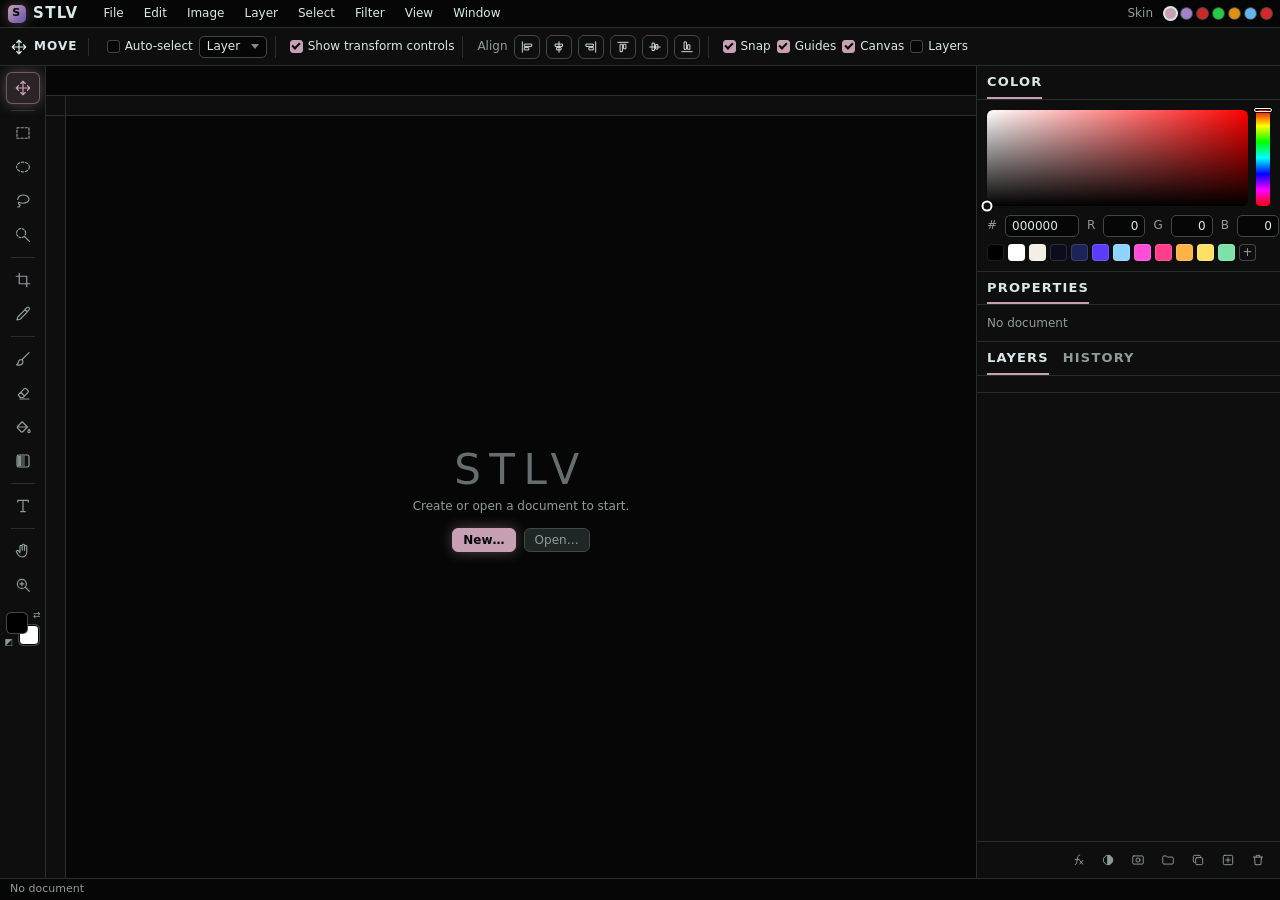
<file: app/index.html>
<!doctype html>
<html lang="en">
<head>
<meta charset="utf-8">
<meta name="viewport" content="width=device-width, initial-scale=1">
<title>stlv</title>
<link rel="stylesheet" href="css/stlv.css">
</head>
<body>
<div id="app">
  <div id="topbar">
    <div class="brand"><b>s</b>stlv</div>
    <div id="menus"></div>
    <div class="topright"><span class="lbl">Skin</span><span class="skins" id="skins"></span></div>
  </div>
  <div id="options"></div>
  <div id="main">
    <div id="tools"></div>
    <div id="center">
      <div id="tabs"></div>
      <div id="stage">
        <div id="corner"></div>
        <canvas class="ruler" id="rulerT"></canvas>
        <canvas class="ruler" id="rulerL"></canvas>
        <div id="viewport">
          <canvas id="glc"></canvas>
          <canvas id="ovc"></canvas>
          <div id="empty" class="hide"><div><div class="big">stlv</div><div>Create or open a document to start.</div><div class="btns" id="emptyBtns"></div></div></div>
        </div>
      </div>
    </div>
    <div id="panels"></div>
  </div>
  <div id="status"></div>
</div>
<div id="toast"></div>
<div id="busy"><div><div id="busyLabel">Working…</div><div class="bar"><i id="busyBar"></i></div></div></div>
<script type="module" src="js/main.js"></script>
</body>
</html>
</file>
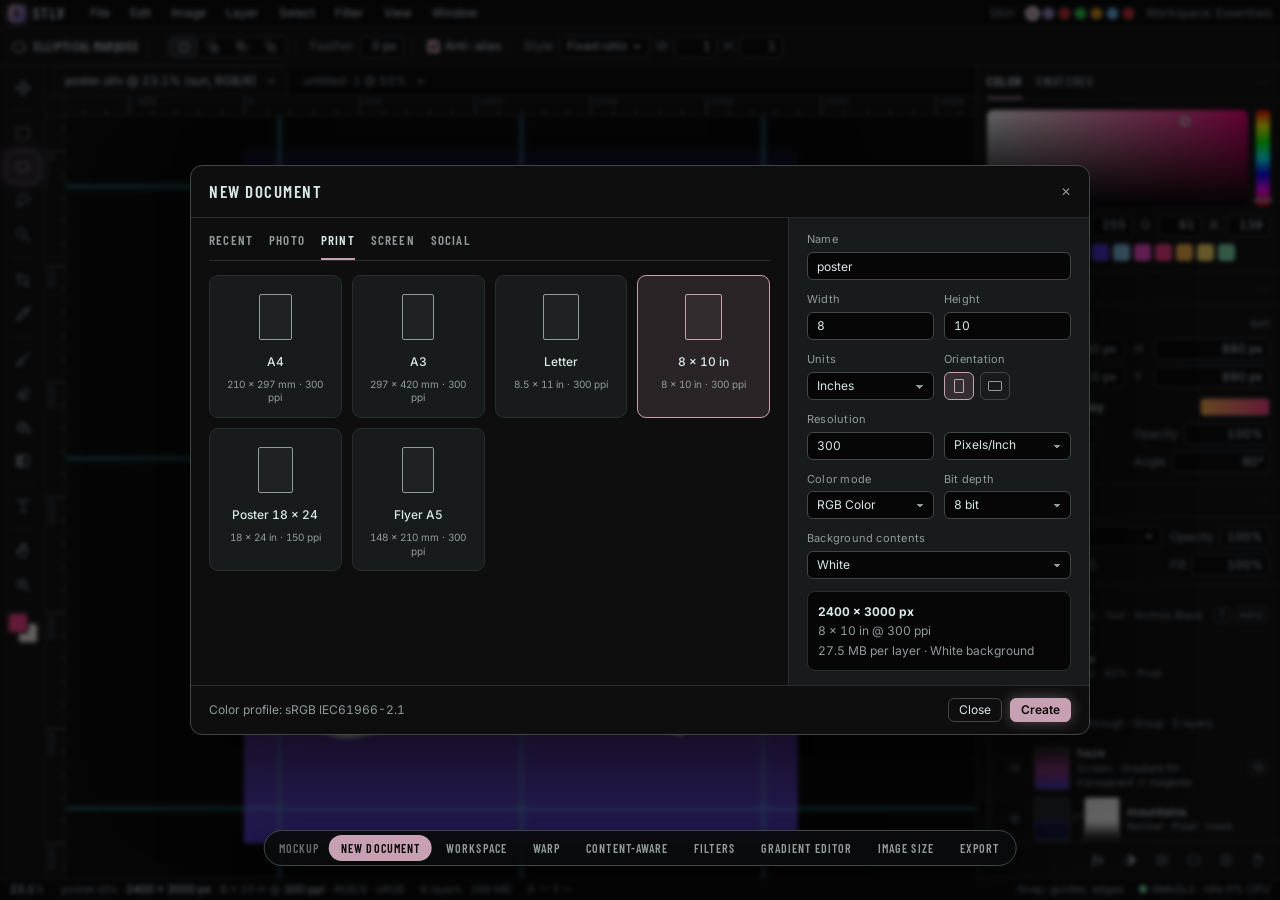
<file: mockup/index.html>
<!doctype html>
<html lang="en">
<head>
<meta charset="utf-8">
<meta name="viewport" content="width=device-width, initial-scale=1">
<title>stlv mockup</title>
<link rel="preconnect" href="https://fonts.googleapis.com">
<link href="https://fonts.googleapis.com/css2?family=Inter:wght@400;500;600;700&family=Barlow+Condensed:wght@500;600;700&family=Archivo+Black&display=swap" rel="stylesheet">
<style>
:root{
  /* skin = TSR-1 'mono' by default; the others come from the same UI_THEMES table */
  --bg:#060606; --panel:#0e0e0e; --raised:#202626; --line:#282d2d;
  --text:#d8e8e8; --dim:#646e6e; --accent:#c8a0b4; --accent2:#6450aa;
  --panel2:color-mix(in srgb,var(--panel),var(--raised) 55%);
  --line2:color-mix(in srgb,var(--line),var(--text) 14%);
  --muted:color-mix(in srgb,var(--dim),var(--text) 38%);
  --field:var(--bg); --accent-ink:var(--bg);
  --accent-soft:color-mix(in srgb,var(--accent) 15%,transparent);
  --accent-edge:color-mix(in srgb,var(--accent) 45%,transparent);
  --glow:0 0 14px color-mix(in srgb,var(--accent) 40%,transparent);
  --guide:#5bc8e8; --sel:#ffd84d; --danger:#ff6b6b;
  --checker: repeating-conic-gradient(color-mix(in srgb,var(--panel),var(--text) 16%) 0 25%, color-mix(in srgb,var(--panel),var(--text) 6%) 0 50%) 0 0/10px 10px;
}
:root[data-skin=violet]{--bg:#16141c;--panel:#221e28;--raised:#37283c;--line:#3e3246;--text:#e4dceb;--dim:#75637b;--accent:#a082c8;--accent2:#6a50cd}
:root[data-skin=paper]{--bg:#e2e8ec;--panel:#d2d8dc;--raised:#bec4c8;--line:#b4bcc0;--text:#1a1818;--dim:#7c868c;--accent:#cc2828;--accent2:#1a1818;--accent-ink:#fff;--guide:#1aa0d0}
:root[data-skin=terminal]{--bg:#050a05;--panel:#081208;--raised:#0a1e0a;--line:#143614;--text:#22cc44;--dim:#1f721f;--accent:#22cc44;--accent2:#44aa22}
:root[data-skin=ember]{--bg:#080604;--panel:#120c04;--raised:#1c1208;--line:#41260e;--text:#f0a820;--dim:#855916;--accent:#e09010;--accent2:#c04820}
:root[data-skin=ice]{--bg:#060810;--panel:#061220;--raised:#08101c;--line:#1e2d4a;--text:#a0c8f0;--dim:#3b6593;--accent:#64b4f0;--accent2:#4060c8}
:root[data-skin=wyrm]{--bg:#0b0507;--panel:#160b0e;--raised:#281016;--line:#46222b;--text:#e4d4ce;--dim:#786468;--accent:#d6282a;--accent2:#ec601e}
*{box-sizing:border-box}
html,body{margin:0;height:100%;background:var(--bg);color:var(--text);font:12px/1.35 Inter,system-ui,sans-serif;font-variant-numeric:tabular-nums;overflow:hidden;user-select:none}
button{font:inherit;color:inherit}
svg.i{width:18px;height:18px;fill:none;stroke:currentColor;stroke-width:1.6;stroke-linecap:round;stroke-linejoin:round}
svg.i.s{width:14px;height:14px}

/* ---------- app frame ---------- */
#app{display:grid;grid-template-rows:28px 38px 1fr 22px;height:100vh}
#menubar{display:flex;align-items:center;gap:2px;padding:0 8px;background:var(--bg);border-bottom:1px solid var(--line)}
.brand{font-weight:700;letter-spacing:.08em;margin-right:14px;display:flex;align-items:center;gap:7px}
.brand b{display:inline-grid;place-items:center;width:18px;height:18px;border-radius:5px;background:linear-gradient(135deg,var(--accent),var(--accent2));color:var(--bg);box-shadow:var(--glow);font-size:11px}
.menu{position:relative}
.menu>button{background:none;border:0;padding:4px 9px;border-radius:5px;cursor:default}
.menu.open>button,.menu>button:hover{background:var(--raised)}
.drop{display:none;position:absolute;top:26px;left:0;min-width:240px;background:var(--panel2);border:1px solid var(--line2);border-radius:8px;padding:5px;box-shadow:0 14px 40px rgba(0,0,0,.5);z-index:50}
.menu.open .drop{display:block}
.mi{display:flex;justify-content:space-between;gap:20px;padding:5px 10px;border-radius:5px;position:relative;white-space:nowrap}
.mi:hover{background:var(--accent);color:var(--accent-ink)}
.mi:hover .k{color:var(--accent-ink)}
.mi .k{color:var(--muted)}
.mi.dis{color:var(--dim)} .mi.dis:hover{background:none;color:var(--dim)}
.sep{height:1px;background:var(--line2);margin:5px 4px}
.mi .sub{display:none;position:absolute;left:100%;top:-6px;min-width:200px;background:var(--panel2);border:1px solid var(--line2);border-radius:8px;padding:5px;color:var(--text);box-shadow:0 14px 40px rgba(0,0,0,.5)}
.mi:hover .sub{display:block}
.mi .sub .mi:hover{background:var(--accent);color:var(--accent-ink)}
.menubar-right{margin-left:auto;color:var(--muted);display:flex;gap:12px;align-items:center}

#options{display:flex;align-items:center;gap:6px;padding:0 10px;background:var(--panel);border-bottom:1px solid var(--line);overflow:hidden;white-space:nowrap}
.ob-tool{display:flex;align-items:center;gap:6px;padding-right:10px;margin-right:4px;border-right:1px solid var(--line);color:var(--muted)}
.ob-tool svg{color:var(--text)}
.og{display:flex;align-items:center;gap:6px;padding:0 8px;border-right:1px solid var(--line);height:22px}
.og:last-child{border-right:0}
.lbl{color:var(--muted)}
.fld{background:var(--field);border:1px solid var(--line2);border-radius:5px;padding:2px 6px;min-width:44px;height:22px;display:inline-flex;align-items:center;justify-content:flex-end;color:var(--text)}
.fld.w{min-width:64px}.fld.l{justify-content:flex-start}
.sel{background:var(--field);border:1px solid var(--line2);border-radius:5px;padding:2px 22px 2px 7px;height:22px;display:inline-flex;align-items:center;position:relative;color:var(--text)}
.sel:after{content:"";position:absolute;right:8px;top:8px;border:4px solid transparent;border-top-color:var(--muted)}
.seg{display:inline-flex;background:var(--field);border:1px solid var(--line2);border-radius:6px;padding:1px;gap:1px}
.seg>span{padding:2px 7px;border-radius:4px;color:var(--muted);display:inline-flex;align-items:center;gap:4px;cursor:pointer}
.seg>span.on{background:var(--raised);color:var(--text);box-shadow:inset 0 0 0 1px var(--line2)}
.chk{display:inline-flex;align-items:center;gap:5px;color:var(--text)}
.chk i{width:13px;height:13px;border-radius:3px;border:1px solid var(--line2);background:var(--field);display:inline-grid;place-items:center}
.chk.on i{background:var(--accent);border-color:var(--accent)}
.chk.on i:after{content:"";width:6px;height:3px;border:2px solid var(--accent-ink);border-top:0;border-right:0;transform:rotate(-45deg) translate(1px,-1px)}
.gchip{width:90px;height:18px;border-radius:4px;border:1px solid var(--line2);background:linear-gradient(90deg,rgba(255,179,71,0),#ff3d8b),var(--checker);background-size:auto,8px 8px}
.btn{background:var(--raised);border:1px solid var(--line2);border-radius:6px;padding:3px 10px;height:24px;display:inline-flex;align-items:center;gap:5px;cursor:pointer}
.btn.pri{background:var(--accent);border-color:var(--accent);color:var(--accent-ink);font-weight:600;box-shadow:var(--glow)}
.btn.ghost{background:none}
.dot{width:20px;height:20px;border-radius:50%;background:radial-gradient(circle,#fff 0 35%,rgba(255,255,255,.35) 60%,transparent 70%);border:1px solid var(--line2)}

#main{display:grid;grid-template-columns:46px 1fr 304px;min-height:0}

/* toolbar */
#tools{background:var(--panel);border-right:1px solid var(--line);display:flex;flex-direction:column;align-items:center;padding:6px 0;gap:2px}
.tool{width:34px;height:32px;border:0;background:none;border-radius:6px;display:grid;place-items:center;color:var(--muted);cursor:pointer;position:relative}
.tool:hover{background:var(--raised);color:var(--text)}
.tool.on{background:var(--accent-soft);color:var(--accent);box-shadow:inset 0 0 0 1px var(--accent-edge),var(--glow)}
.tool .tip{display:none;position:absolute;left:40px;top:5px;background:#000;color:#fff;padding:3px 8px;border-radius:5px;white-space:nowrap;z-index:30;pointer-events:none}
.tool:hover .tip{display:block}
.tool .tip em{color:var(--muted);font-style:normal;margin-left:6px}
.tsep{width:24px;height:1px;background:var(--line);margin:4px 0}
.fgbg{position:relative;width:34px;height:34px;margin-top:8px}
.fgbg .bg,.fgbg .fg{position:absolute;width:20px;height:20px;border-radius:4px;border:1.5px solid #000;box-shadow:0 0 0 1px var(--line2)}
.fgbg .fg{left:2px;top:2px;background:#ff3d8b;z-index:2}
.fgbg .bg{right:2px;bottom:2px;background:#f3efe6}

/* canvas area */
#center{display:grid;grid-template-rows:30px 1fr;min-width:0;min-height:0}
#tabs{display:flex;align-items:flex-end;background:var(--bg);border-bottom:1px solid var(--line);padding-left:6px;gap:2px}
.dtab{background:var(--panel);border:1px solid var(--line);border-bottom:0;border-radius:7px 7px 0 0;padding:6px 12px;display:flex;gap:10px;align-items:center}
.dtab.off{background:none;color:var(--muted);border-color:transparent}
.dtab .x{color:var(--muted)}
#stage{display:grid;grid-template:20px 1fr / 20px 1fr;min-height:0;min-width:0}
#corner{background:var(--panel);border-right:1px solid var(--line);border-bottom:1px solid var(--line)}
canvas.ruler{display:block;background:var(--panel);width:100%;height:100%;cursor:default}
#rulerT{border-bottom:1px solid var(--line);cursor:ns-resize}
#rulerL{border-right:1px solid var(--line);cursor:ew-resize}
#viewport{position:relative;overflow:hidden;background:var(--bg) linear-gradient(var(--grid) 1px,transparent 1px) 0 0/28px 28px,linear-gradient(90deg,var(--grid) 1px,transparent 1px) 0 0/28px 28px;--grid:color-mix(in srgb,var(--line) 45%,transparent);display:grid;place-items:center;cursor:crosshair}
#doc{position:relative;box-shadow:0 0 0 1px rgba(255,255,255,.06),0 20px 60px rgba(0,0,0,.55)}
#doc svg{display:block;width:100%;height:100%;isolation:isolate;overflow:visible}
#guides{position:absolute;inset:0;pointer-events:none}
.guide{position:absolute;background:var(--guide);pointer-events:auto;opacity:.9;box-shadow:0 0 6px var(--guide)}
.guide.h{left:0;right:0;height:1px;cursor:ns-resize}
.guide.v{top:0;bottom:0;width:1px;cursor:ew-resize}
.guide.h:before{content:"";position:absolute;left:0;right:0;top:-3px;height:7px}
.guide.v:before{content:"";position:absolute;top:0;bottom:0;left:-3px;width:7px}
#gtip{position:absolute;background:#000;color:#fff;padding:2px 6px;border-radius:4px;display:none;pointer-events:none;font-size:11px;z-index:5}
.ants{fill:none;stroke-width:5;stroke-dasharray:28 28;animation:ants 1s linear infinite}
@keyframes ants{to{stroke-dashoffset:-56}}

/* right panels */
#panels{background:var(--panel);border-left:1px solid var(--line);display:flex;flex-direction:column;min-height:0;overflow:hidden}
.pnl{border-bottom:1px solid var(--line)}
.ph{display:flex;align-items:center;gap:14px;padding:7px 10px 0;border-bottom:1px solid var(--line)}
.ph span{padding-bottom:6px;color:var(--muted);cursor:pointer;border-bottom:2px solid transparent}
.ph span.on{color:var(--text);border-bottom-color:var(--accent)}
.ph .more{margin-left:auto;color:var(--dim);padding-bottom:6px}
.pb{padding:10px}
.row{display:flex;align-items:center;gap:8px;margin-bottom:7px}
.row:last-child{margin-bottom:0}
.grid2{display:grid;grid-template-columns:1fr 1fr;gap:6px 10px}
.kv{display:flex;align-items:center;gap:6px}
.kv .lbl{min-width:14px}
.kv .fld{flex:1}

/* color */
.picker{display:grid;grid-template-columns:1fr 14px;gap:8px;height:96px}
.sv{border-radius:6px;position:relative;background:linear-gradient(to top,#000,transparent),linear-gradient(to right,#fff,hsl(332,100%,50%))}
.sv i{position:absolute;left:76%;top:12%;width:11px;height:11px;border-radius:50%;border:2px solid #fff;box-shadow:0 0 0 1px #000;transform:translate(-50%,-50%)}
.hue{border-radius:4px;position:relative;background:linear-gradient(to bottom,#f00,#ff0,#0f0,#0ff,#00f,#f0f,#f00)}
.hue i{position:absolute;left:-2px;right:-2px;top:92%;height:4px;border:1.5px solid #fff;border-radius:2px;box-shadow:0 0 0 1px #000}
.sw{display:flex;gap:4px;flex-wrap:wrap}
.sw i{width:17px;height:17px;border-radius:4px;box-shadow:inset 0 0 0 1px rgba(255,255,255,.12)}

/* layers */
#layersWrap{flex:1;display:flex;flex-direction:column;min-height:0}
.lhead{padding:8px 10px;display:grid;grid-template-columns:1fr auto;gap:6px 8px;border-bottom:1px solid var(--line)}
.lhead .sel{width:100%}
.locks{display:flex;align-items:center;gap:6px;color:var(--muted)}
.locks svg{width:15px;height:15px}
#layers{flex:1;overflow:auto;padding:4px 0}
.layer{display:grid;grid-template-columns:24px auto 1fr auto;align-items:center;gap:8px;padding:4px 8px 4px 4px;margin:0 4px;border-radius:6px;cursor:pointer}
.layer:hover{background:var(--panel2)}
.layer.on{background:var(--accent-soft);box-shadow:inset 2px 0 0 var(--accent),inset 0 0 0 1px var(--accent-edge)}
.layer .eye{color:var(--muted);display:grid;place-items:center}
.layer .eye.off{opacity:.25}
.thumb{width:34px;height:42px;border-radius:3px;overflow:hidden;background:var(--checker);background-size:6px 6px;box-shadow:0 0 0 1px var(--line2)}
.thumb svg{width:100%;height:100%;display:block}
.lname{display:flex;flex-direction:column;min-width:0}
.lname b{font-weight:500;overflow:hidden;text-overflow:ellipsis;white-space:nowrap}
.lname small{color:var(--muted);font-size:10.5px}
.badges{display:flex;gap:4px;color:var(--muted);align-items:center}
.badge{font-size:10px;border:1px solid var(--line2);border-radius:4px;padding:0 4px;color:var(--muted)}
.badge.fx{color:var(--accent);border-color:var(--accent-edge)}
.fxrow{display:flex;align-items:center;gap:6px;padding:2px 8px 4px 70px;color:var(--muted);font-size:11px}
.fxrow .gdot{width:22px;height:9px;border-radius:2px;background:linear-gradient(90deg,#ffb347,#ff3d8b)}
.lfoot{display:flex;justify-content:flex-end;gap:4px;padding:6px 8px;border-top:1px solid var(--line);color:var(--muted)}
.lfoot button{background:none;border:0;width:28px;height:24px;border-radius:5px;display:grid;place-items:center;cursor:pointer;color:var(--muted)}
.lfoot button:hover{background:var(--raised);color:var(--text)}
.hist{padding:4px}
.hist div{padding:5px 10px;border-radius:5px;display:flex;gap:8px;align-items:center}
.hist div.on{background:var(--accent-soft)}
.hist div.fut{color:var(--dim)}

/* status */
#status{display:flex;align-items:center;gap:16px;padding:0 10px;background:var(--bg);border-top:1px solid var(--line);color:var(--muted);font-size:11px;white-space:nowrap;overflow:hidden}
#status b{color:var(--text);font-weight:500}
#status .r{margin-left:auto;display:flex;gap:14px}
.ok{color:#7ee2a8}

/* modals */
.scrim{position:fixed;inset:0;background:rgba(5,6,8,.62);backdrop-filter:blur(2px);display:none;place-items:center;z-index:80}
.scrim.on{display:grid}
.modal{background:var(--panel);border:1px solid var(--line2);border-radius:12px;box-shadow:0 30px 90px rgba(0,0,0,.6);overflow:hidden;max-width:calc(100vw - 32px);max-height:calc(100vh - 32px)}
.mh{padding:14px 18px;border-bottom:1px solid var(--line);display:flex;align-items:center;gap:10px}
.mh h2{margin:0;font-size:14px;font-weight:600}
.mh .x{margin-left:auto;color:var(--muted);cursor:pointer}
.mf{padding:12px 18px;border-top:1px solid var(--line);display:flex;justify-content:flex-end;gap:8px;align-items:center}
.mf .note{margin-right:auto;color:var(--muted)}
.fl{display:flex;flex-direction:column;gap:5px;margin-bottom:12px}
.fl>label{color:var(--muted);font-size:11px;letter-spacing:.02em}
.in{background:var(--field);border:1px solid var(--line2);border-radius:6px;height:28px;padding:0 9px;color:var(--text);font:inherit;width:100%;outline:none}
.in:focus{border-color:var(--accent)}
select.in{appearance:none;background-image:linear-gradient(45deg,transparent 50%,var(--muted) 50%),linear-gradient(135deg,var(--muted) 50%,transparent 50%);background-position:calc(100% - 13px) 12px,calc(100% - 9px) 12px;background-size:4px 4px;background-repeat:no-repeat;padding-right:24px}
.two{display:grid;grid-template-columns:1fr 1fr;gap:10px}
.three{display:grid;grid-template-columns:1fr 1fr 1fr;gap:10px}

/* new doc */
#newdoc .modal{width:900px;display:grid;grid-template-rows:auto 1fr auto}
.nd{display:grid;grid-template-columns:1fr 300px;min-height:440px}
.nd-left{padding:14px 18px;border-right:1px solid var(--line)}
.cats{display:flex;gap:16px;margin-bottom:14px;border-bottom:1px solid var(--line)}
.cats span{padding-bottom:8px;color:var(--muted);cursor:pointer;border-bottom:2px solid transparent}
.cats span.on{color:var(--text);border-color:var(--accent)}
.presets{display:grid;grid-template-columns:repeat(4,1fr);gap:10px}
.pc{background:var(--panel2);border:1px solid var(--line);border-radius:9px;padding:12px 10px;display:flex;flex-direction:column;align-items:center;gap:8px;cursor:pointer;text-align:center}
.pc:hover{border-color:var(--line2)}
.pc.on{border-color:var(--accent);background:var(--accent-soft)}
.pc .shape{height:58px;display:grid;place-items:center}
.pc .shape i{display:block;border:1.5px solid var(--muted);border-radius:2px;background:rgba(255,255,255,.03)}
.pc.on .shape i{border-color:var(--accent)}
.pc b{font-weight:500}
.pc small{color:var(--muted)}
.nd-right{padding:14px 18px;background:var(--panel2)}
.readout{background:var(--field);border:1px solid var(--line);border-radius:8px;padding:10px;margin-top:4px;color:var(--muted);line-height:1.6}
.readout b{color:var(--text)}
.orient{display:flex;gap:6px}
.orient span{width:30px;height:28px;border-radius:6px;border:1px solid var(--line2);display:grid;place-items:center;cursor:pointer;color:var(--muted)}
.orient span.on{border-color:var(--accent);color:var(--accent);background:var(--accent-soft)}
.orient i{display:block;border:1.5px solid currentColor;border-radius:1px}

/* gradient editor */
#grad .modal{width:620px}
.gpre{display:grid;grid-template-columns:repeat(8,1fr);gap:8px;margin-bottom:16px}
.gpre i{height:34px;border-radius:6px;box-shadow:inset 0 0 0 1px rgba(255,255,255,.1);cursor:pointer;background-size:auto,10px 10px}
.gpre i.on{box-shadow:0 0 0 2px var(--accent)}
.gbarwrap{position:relative;padding:18px 8px 22px;margin-bottom:10px}
.gbar{height:34px;border-radius:5px;background:linear-gradient(90deg,rgba(255,179,71,0) 0%,rgba(255,140,80,.5) 45%,#ff3d8b 100%),var(--checker);box-shadow:inset 0 0 0 1px rgba(255,255,255,.12)}
.stop{position:absolute;width:14px;height:14px;transform:translateX(-50%);cursor:pointer}
.stop.top{top:2px}.stop.bot{bottom:4px}
.stop:before{content:"";position:absolute;left:3px;width:0;height:0;border:4px solid transparent}
.stop.top:before{bottom:-7px;border-top-color:#ccc}
.stop.bot:before{top:-7px;border-bottom-color:#ccc}
.stop i{display:block;width:14px;height:14px;border-radius:3px;border:1.5px solid #ccc}
.stop.on i{border-color:var(--accent);box-shadow:0 0 0 2px var(--accent-edge)}
.gfields{display:grid;grid-template-columns:1fr 1fr;gap:12px;background:var(--panel2);border:1px solid var(--line);border-radius:8px;padding:12px}
.gfields h4{margin:0 0 8px;font-size:11px;color:var(--muted);font-weight:500;text-transform:uppercase;letter-spacing:.06em}

/* export */
#export .modal{width:940px;display:grid;grid-template-rows:auto 1fr auto}
.ex{display:grid;grid-template-columns:1fr 320px;min-height:480px}
.ex-prev{background:#0c0d0f;position:relative;display:grid;place-items:center;border-right:1px solid var(--line)}
.ex-prev .frame{width:300px;height:375px;box-shadow:0 10px 40px rgba(0,0,0,.6)}
.ex-prev .frame svg{width:100%;height:100%;display:block}
.ex-prev .meta{position:absolute;left:12px;bottom:10px;color:var(--muted)}
.ex-prev .meta b{color:var(--text)}
.ex-prev .zoombox{position:absolute;right:12px;bottom:10px}
.ex-side{padding:14px 18px;overflow:auto}
.ex-side h4{margin:4px 0 10px;font-size:11px;color:var(--muted);font-weight:500;text-transform:uppercase;letter-spacing:.06em}
.ex-side section{padding-bottom:12px;margin-bottom:12px;border-bottom:1px solid var(--line)}
.ex-side section:last-child{border-bottom:0}
.slider{height:4px;border-radius:2px;background:linear-gradient(90deg,var(--accent) 0 82%,var(--line2) 82%);position:relative;flex:1}
.slider:after{content:"";position:absolute;left:82%;top:-5px;width:14px;height:14px;border-radius:50%;background:#fff;transform:translateX(-50%)}
.ex-side .seg{width:100%}
.ex-side .seg>span{flex:1;justify-content:center;padding:4px 0}
.hide{display:none!important}

/* image size */
#imgsize .modal{width:520px}
.linkcol{display:grid;grid-template-columns:1fr 26px;gap:8px;align-items:center}
.chain{height:62px;border:1.5px solid var(--line2);border-left:0;border-radius:0 6px 6px 0;width:12px;position:relative;cursor:pointer}
.chain svg{position:absolute;left:4px;top:22px;background:var(--panel);color:var(--accent)}
.chain.off svg{color:var(--dim)}
.rs{display:grid;grid-template-columns:repeat(2,1fr);gap:8px}
.rsc{border:1px solid var(--line);border-radius:8px;padding:8px;background:var(--panel2);cursor:pointer}
.rsc.on{border-color:var(--accent);background:var(--accent-soft)}
.rsc b{font-weight:500;display:block;margin-bottom:2px}
.rsc small{color:var(--muted)}

/* mockup nav */
#mnav{position:fixed;left:50%;bottom:34px;transform:translateX(-50%);z-index:100;display:flex;gap:2px;background:rgba(10,11,13,.92);border:1px solid var(--line2);border-radius:999px;padding:4px;box-shadow:0 10px 30px rgba(0,0,0,.5)}
#mnav span{padding:5px 12px;border-radius:999px;color:var(--muted);cursor:pointer;white-space:nowrap}
#mnav span.on{background:var(--accent);color:var(--accent-ink);font-weight:600}
#mnav em{font-style:normal;color:var(--dim);padding:5px 8px 5px 10px;font-weight:600;letter-spacing:.08em}
/* TSR-1 voice: condensed caps for headers and section labels */
.brand,.ph span,.mh h2,.ex-side h4,.gfields h4,.cats span,#mnav span,#mnav em,.ob-tool>span{font-family:'Barlow Condensed',Inter,sans-serif;text-transform:uppercase;letter-spacing:.09em;font-weight:600}
.ph span,.cats span{font-size:13px}.mh h2{font-size:17px}.brand{font-size:15px}
.ex-side h4,.gfields h4{font-size:13px}
#doc{color:var(--accent)}
.skins{display:flex;gap:5px;align-items:center}
.skins i{width:11px;height:11px;border-radius:50%;cursor:pointer;box-shadow:0 0 0 1px var(--line2)}
.skins i.on{box-shadow:0 0 0 2px var(--text)}
.layer.child{margin-left:22px;position:relative}
.layer.child:before{content:"";position:absolute;left:-10px;top:0;bottom:0;width:1px;background:var(--line2)}
.thumb.mask{background:#fff}
.mlink{color:var(--dim);margin:0 -5px}
.thumbs{display:flex;align-items:center;gap:6px}
.layer.grp .thumb{background:none;box-shadow:none;display:grid;place-items:center;color:var(--accent)}
/* filters + adjustments */
#fxview{position:absolute;inset:0;width:100%;height:100%;display:none;z-index:1}
body.fxmode #fxview{display:block}
#fxc{position:absolute;z-index:2;width:22px;height:22px;border:2px solid #fff;border-radius:50%;box-shadow:0 0 0 1px #000,var(--glow);transform:translate(-50%,-50%);pointer-events:none;display:none}
#fxc:after{content:"";position:absolute;left:50%;top:50%;width:4px;height:4px;background:#fff;border-radius:50%;transform:translate(-50%,-50%)}
body.fxmode .colorpnl{display:none}
body.fxmode .propspnl{overflow:auto;flex:0 1 auto;max-height:64vh}
.fxg{margin-bottom:8px}
.fxg>.lbl{display:block;font-family:'Barlow Condensed',Inter,sans-serif;text-transform:uppercase;letter-spacing:.09em;font-size:11px;margin-bottom:4px}
.chips{display:flex;flex-wrap:wrap;gap:4px}
.chip{padding:3px 9px;border-radius:999px;border:1px solid var(--line2);color:var(--muted);cursor:pointer;font-size:11px}
.chip:hover{color:var(--text)}
.chip.on{background:var(--accent);border-color:var(--accent);color:var(--accent-ink);box-shadow:var(--glow)}
.sl{display:grid;grid-template-columns:84px 1fr 56px;gap:8px;align-items:center;margin-bottom:6px}
.sl input{width:100%;accent-color:var(--accent)}
#curve{width:100%;aspect-ratio:1;display:block;margin:2px 0 6px;background:var(--field);border:1px solid var(--line);border-radius:6px;cursor:crosshair}
#hist{width:100%;height:56px;display:block;margin:2px 0 8px;background:var(--field);border:1px solid var(--line);border-radius:6px}
</style>
</head>
<body>

<!-- ======= shared layer artwork (doc space 2400 x 3000) ======= -->
<svg id="lib" width="0" height="0" style="position:absolute">
  <defs>
    <linearGradient id="g-sun" x1="0" y1="0" x2="0" y2="1"><stop offset="0" stop-color="#ffb347"/><stop offset="1" stop-color="#ff3d8b"/></linearGradient>
    <linearGradient id="g-haze" x1="0" y1="0" x2="0" y2="1"><stop offset="0" stop-color="#ff4fd8" stop-opacity="0"/><stop offset=".5" stop-color="#ff4fd8" stop-opacity=".55"/><stop offset="1" stop-color="#5a3cff" stop-opacity=".75"/></linearGradient>
    <filter id="soft" x="-10%" y="-10%" width="120%" height="120%"><feGaussianBlur stdDeviation="5"/></filter>
    <g id="L-bg"><rect width="2400" height="3000" fill="#0b0d1f"/>
      <g fill="#fff" opacity=".55"><circle cx="220" cy="300" r="6"/><circle cx="640" cy="180" r="4"/><circle cx="980" cy="420" r="5"/><circle cx="420" cy="760" r="4"/><circle cx="1380" cy="240" r="6"/><circle cx="2100" cy="360" r="4"/><circle cx="1860" cy="140" r="5"/><circle cx="760" cy="1040" r="3"/><circle cx="2240" cy="720" r="4"/><circle cx="160" cy="1120" r="5"/></g></g>
    <g id="L-sun"><circle cx="1650" cy="1330" r="440" fill="url(#g-sun)"/></g>
    <g id="L-mtn">
      <polygon fill="#1d2356" points="0,1700 300,1450 620,1600 950,1250 1300,1550 1600,1380 1900,1600 2200,1400 2400,1520 2400,3000 0,3000"/>
      <polygon fill="#11143a" points="0,2000 400,1800 800,1950 1150,1720 1500,1900 1900,1780 2400,2050 2400,3000 0,3000"/></g>
    <g id="L-haze"><rect width="2400" height="3000" fill="url(#g-haze)"/></g>
    <linearGradient id="g-mask" x1="0" y1="0" x2="0" y2="1"><stop offset=".55" stop-color="#fff"/><stop offset="1" stop-color="#000"/></linearGradient>
    <g id="M-mtn"><rect width="2400" height="3000" fill="url(#g-mask)"/></g>
    <g id="L-stroke"><path d="M1130 1240 C1180 760 2080 700 2170 1130 S1900 1700 1460 1610" fill="none" stroke="#fff" stroke-width="30" stroke-linecap="round" filter="url(#soft)"/></g>
    <path id="arcPath" d="M 260 2640 Q 1200 2180 2140 2640"/>
    <g id="L-text"><text font-family="Archivo Black" font-size="600" fill="#f3efe6" letter-spacing="20"><textPath href="#arcPath" startOffset="50%" text-anchor="middle">STLV</textPath></text></g>
  </defs>
</svg>

<div id="app">
  <!-- menubar -->
  <div id="menubar">
    <div class="brand"><b>s</b>stlv</div>
    <div id="menus" style="display:flex;gap:2px"></div>
    <div class="menubar-right"><span class="lbl">Skin</span><span class="skins" id="skins"></span><span>Workspace: Essentials</span></div>
  </div>

  <!-- options bar -->
  <div id="options"></div>

  <div id="main">
    <div id="tools"></div>

    <div id="center">
      <div id="tabs">
        <div class="dtab"><span>poster.stlv @ <span class="zv">20</span>% (<span id="tabLayer">sun</span>, RGB/8)</span><span class="x">×</span></div>
        <div class="dtab off"><span>untitled-1 @ 50%</span><span class="x">×</span></div>
      </div>
      <div id="stage">
        <div id="corner"></div>
        <canvas class="ruler" id="rulerT"></canvas>
        <canvas class="ruler" id="rulerL"></canvas>
        <div id="viewport">
          <div id="doc">
            <canvas id="fxview"></canvas><div id="fxc"></div>
            <svg viewBox="0 0 2400 3000" id="art" preserveAspectRatio="none">
              <use href="#L-bg" data-cas="stretch"/>
              <use href="#L-sun" data-cas="sun"/>
              <use href="#L-mtn" data-cas="stretch"/>
              <use href="#L-haze" data-cas="stretch" style="mix-blend-mode:screen"/>
              <use href="#L-stroke" data-cas="sun" opacity=".8"/>
              <use href="#L-text" data-cas="text"/>
              <!-- content-aware: protected areas + transform box -->
              <g id="cas" style="display:none">
                <g fill="#ff2a4d" fill-opacity=".28" stroke="#ff2a4d" stroke-opacity=".7" stroke-width="5" stroke-dasharray="24 16">
                  <ellipse cx="2475" cy="1330" rx="500" ry="500"/>
                  <path d="M810 2100 Q1800 1600 2790 2100 L2790 2720 Q1800 2220 810 2720 Z"/>
                </g>
                <rect x="0" y="0" width="3600" height="3000" fill="none" stroke="currentColor" stroke-width="6"/>
                <rect x="600" y="0" width="2400" height="3000" fill="none" stroke="#fff" stroke-opacity=".45" stroke-width="5" stroke-dasharray="30 24"/>
                <g fill="#000" stroke="currentColor" stroke-width="8">
                  <rect x="-25" y="-25" width="50" height="50"/><rect x="1775" y="-25" width="50" height="50"/><rect x="3575" y="-25" width="50" height="50"/>
                  <rect x="-25" y="1475" width="50" height="50"/><rect x="3575" y="1475" width="50" height="50"/>
                  <rect x="-25" y="2975" width="50" height="50"/><rect x="1775" y="2975" width="50" height="50"/><rect x="3575" y="2975" width="50" height="50"/>
                </g>
                <g font-family="Inter" font-size="64" font-weight="600">
                  <rect x="3150" y="1440" width="390" height="120" rx="20" fill="#000" fill-opacity=".8"/>
                  <text x="3345" y="1520" fill="#fff" text-anchor="middle">W 150%</text>
                  <text x="1800" y="-60" fill="#fff" fill-opacity=".6" text-anchor="middle" font-size="56">original width</text>
                </g>
              </g>
              <!-- selection (workspace) -->
              <g id="selection">
                <ellipse cx="1650" cy="1330" rx="500" ry="500" fill="none" stroke="#fff" stroke-width="5"/>
                <ellipse class="ants" cx="1650" cy="1330" rx="500" ry="500" stroke="#000"/>
              </g>
              <!-- warp overlay -->
              <g id="warp" style="display:none" fill="none" stroke="currentColor" vector-effect="non-scaling-stroke">
                <g stroke-width="1.2" vector-effect="non-scaling-stroke">
                  <path vector-effect="non-scaling-stroke" d="M260 2120 Q1200 1660 2140 2120"/>
                  <path vector-effect="non-scaling-stroke" d="M260 2313 Q1200 1853 2140 2313" stroke-opacity=".55"/>
                  <path vector-effect="non-scaling-stroke" d="M260 2507 Q1200 2047 2140 2507" stroke-opacity=".55"/>
                  <path vector-effect="non-scaling-stroke" d="M260 2700 Q1200 2240 2140 2700"/>
                  <path vector-effect="non-scaling-stroke" d="M260 2120 L260 2700"/>
                  <path vector-effect="non-scaling-stroke" d="M887 1916 L887 2496" stroke-opacity=".55"/>
                  <path vector-effect="non-scaling-stroke" d="M1513 1916 L1513 2496" stroke-opacity=".55"/>
                  <path vector-effect="non-scaling-stroke" d="M2140 2120 L2140 2700"/>
                  <path vector-effect="non-scaling-stroke" d="M260 2120 L887 1813 M2140 2120 L1513 1813 M260 2700 L887 2393 M2140 2700 L1513 2393" stroke="#fff" stroke-opacity=".7"/>
                </g>
                <g fill="#000" stroke="currentColor" stroke-width="8">
                  <rect x="235" y="2095" width="50" height="50"/><rect x="2115" y="2095" width="50" height="50"/>
                  <rect x="235" y="2675" width="50" height="50"/><rect x="2115" y="2675" width="50" height="50"/>
                </g>
                <g fill="#fff" stroke="none">
                  <circle cx="887" cy="1813" r="22"/><circle cx="1513" cy="1813" r="22"/><circle cx="887" cy="2393" r="22"/><circle cx="1513" cy="2393" r="22"/>
                  <circle cx="887" cy="1916" r="13" fill="currentColor"/><circle cx="1513" cy="1916" r="13" fill="currentColor"/><circle cx="887" cy="2496" r="13" fill="currentColor"/><circle cx="1513" cy="2496" r="13" fill="currentColor"/>
                </g>
              </g>
            </svg>
          </div>
          <div id="guides"></div>
          <div id="gtip"></div>
        </div>
      </div>
    </div>

    <!-- right panels -->
    <div id="panels">
      <div class="pnl colorpnl">
        <div class="ph"><span class="on">Color</span><span>Swatches</span><span class="more">···</span></div>
        <div class="pb">
          <div class="picker"><div class="sv"><i></i></div><div class="hue"><i></i></div></div>
          <div class="row" style="margin-top:9px">
            <span class="lbl">#</span><span class="fld l" style="flex:1">FF3D8B</span>
            <span class="lbl">R</span><span class="fld">255</span><span class="lbl">G</span><span class="fld">61</span><span class="lbl">B</span><span class="fld">139</span>
          </div>
          <div class="sw"><i style="background:#000"></i><i style="background:#fff"></i><i style="background:#f3efe6"></i><i style="background:#0b0d1f"></i><i style="background:#1d2356"></i><i style="background:#5a3cff"></i><i style="background:#8fd3ff"></i><i style="background:#ff4fd8"></i><i style="background:#ff3d8b"></i><i style="background:#ffb347"></i><i style="background:#ffe066"></i><i style="background:#7ee2a8"></i></div>
        </div>
      </div>
      <div class="pnl propspnl">
        <div class="ph"><span class="on">Properties</span><span class="more">···</span></div>
        <div class="pb" id="props"></div>
      </div>
      <div id="layersWrap">
        <div class="ph"><span class="on" data-ptab="layers">Layers</span><span data-ptab="history">History</span><span class="more">···</span></div>
        <div id="layersPane" style="display:flex;flex-direction:column;flex:1;min-height:0">
          <div class="lhead">
            <span class="sel" id="blendSel">Normal</span>
            <span class="kv"><span class="lbl" style="width:auto">Opacity</span><span class="fld">100%</span></span>
            <span class="locks"><span class="lbl">Lock</span>
              <svg class="i" viewBox="0 0 24 24"><rect x="4" y="4" width="16" height="16" rx="2" stroke-dasharray="2 2"/></svg>
              <svg class="i" viewBox="0 0 24 24"><path d="M5 19l9-9 3 3-9 9H5zM14 10l3-3 3 3-3 3"/></svg>
              <svg class="i" viewBox="0 0 24 24"><path d="M12 3v18M3 12h18"/></svg>
              <svg class="i" viewBox="0 0 24 24"><rect x="5" y="11" width="14" height="9" rx="2"/><path d="M8 11V8a4 4 0 018 0v3"/></svg>
            </span>
            <span class="kv"><span class="lbl" style="width:auto">Fill</span><span class="fld">100%</span></span>
          </div>
          <div id="layers"></div>
          <div class="lfoot">
            <button title="Layer style"><b style="font-style:italic;font-size:12px">fx</b></button>
            <button title="New fill or adjustment layer" data-goto="fx" data-fx="levels"><svg class="i s" viewBox="0 0 24 24"><circle cx="12" cy="12" r="8"/><path d="M12 4a8 8 0 010 16z" fill="currentColor"/></svg></button>
            <button title="Layer mask"><svg class="i s" viewBox="0 0 24 24"><rect x="3" y="5" width="18" height="14" rx="2"/><circle cx="12" cy="12" r="3.5"/></svg></button>
            <button title="New group"><svg class="i s" viewBox="0 0 24 24"><path d="M3 7a2 2 0 012-2h4l2 2h8a2 2 0 012 2v8a2 2 0 01-2 2H5a2 2 0 01-2-2z"/></svg></button>
            <button title="New layer"><svg class="i s" viewBox="0 0 24 24"><rect x="4" y="4" width="16" height="16" rx="2"/><path d="M12 8v8M8 12h8"/></svg></button>
            <button title="Delete layer"><svg class="i s" viewBox="0 0 24 24"><path d="M4 7h16M9 7V4h6v3M6 7l1 13h10l1-13"/></svg></button>
          </div>
        </div>
        <div id="historyPane" class="hist hide"></div>
      </div>
    </div>
  </div>

  <div id="status">
    <span><b class="zv">20</b>%</span>
    <span>poster.stlv · <b>2400 × 3000 px</b> · 8 × 10 in @ <b>300 ppi</b> · RGB/8 · sRGB</span>
    <span>6 layers · 166 MB</span>
    <span id="cursor">X — Y —</span>
    <span class="r"><span>Snap: guides, edges</span><span><span class="ok">●</span> WebGL2 · idle 0% CPU</span></span>
  </div>
</div>

<!-- ======= New document ======= -->
<div class="scrim" id="newdoc"><div class="modal">
  <div class="mh"><h2>New document</h2><span class="x" data-close>✕</span></div>
  <div class="nd">
    <div class="nd-left">
      <div class="cats" id="cats"></div>
      <div class="presets" id="presets"></div>
    </div>
    <div class="nd-right">
      <div class="fl"><label>Name</label><input class="in" id="ndName" value="poster"></div>
      <div class="two">
        <div class="fl"><label>Width</label><input class="in" id="ndW" value="8"></div>
        <div class="fl"><label>Height</label><input class="in" id="ndH" value="10"></div>
      </div>
      <div class="two">
        <div class="fl"><label>Units</label><select class="in" id="ndU"><option>Pixels</option><option selected>Inches</option><option>Centimeters</option><option>Millimeters</option></select></div>
        <div class="fl"><label>Orientation</label><div class="orient"><span class="on" id="oP"><i style="width:10px;height:14px"></i></span><span id="oL"><i style="width:14px;height:10px"></i></span></div></div>
      </div>
      <div class="two">
        <div class="fl"><label>Resolution</label><input class="in" id="ndR" value="300"></div>
        <div class="fl"><label>&nbsp;</label><select class="in"><option>Pixels/Inch</option><option>Pixels/Centimeter</option></select></div>
      </div>
      <div class="two">
        <div class="fl"><label>Color mode</label><select class="in"><option>RGB Color</option><option>Grayscale</option></select></div>
        <div class="fl"><label>Bit depth</label><select class="in"><option>8 bit</option></select></div>
      </div>
      <div class="fl"><label>Background contents</label><select class="in" id="ndBg"><option>White</option><option>Black</option><option>Transparent</option><option>Foreground color</option><option>Custom…</option></select></div>
      <div class="readout" id="ndOut"></div>
    </div>
  </div>
  <div class="mf"><span class="note">Color profile: sRGB IEC61966-2.1</span><span class="btn ghost" data-close>Close</span><span class="btn pri" data-goto="workspace">Create</span></div>
</div></div>

<!-- ======= Gradient editor ======= -->
<div class="scrim" id="grad"><div class="modal">
  <div class="mh"><h2>Gradient editor</h2><span class="lbl">used by Gradient tool · Gradient fill layer · Gradient Overlay</span><span class="x" data-close>✕</span></div>
  <div class="pb" style="padding:16px 18px">
    <div class="fl"><label>Presets</label></div>
    <div class="gpre" id="gpre"></div>
    <div class="two" style="grid-template-columns:1fr 160px">
      <div class="fl"><label>Name</label><input class="in" value="Sunset → transparent"></div>
      <div class="fl"><label>Interpolation</label><select class="in"><option>Perceptual</option><option>Linear</option></select></div>
    </div>
    <div class="gbarwrap">
      <div class="gbar"></div>
      <div class="stop top on" style="left:calc(8px + 0%)"><i style="background:var(--checker);background-size:6px 6px"></i></div>
      <div class="stop top" style="left:calc(8px + 45% - 7px)"><i style="background:rgba(255,255,255,.5)"></i></div>
      <div class="stop top" style="left:calc(100% - 8px)"><i style="background:#fff"></i></div>
      <div class="stop bot" style="left:calc(8px + 0%)"><i style="background:#ffb347"></i></div>
      <div class="stop bot" style="left:calc(100% - 8px)"><i style="background:#ff3d8b"></i></div>
    </div>
    <div class="gfields">
      <div><h4>Opacity stop</h4>
        <div class="two"><div class="fl"><label>Opacity</label><input class="in" value="0 %"></div><div class="fl"><label>Location</label><input class="in" value="0 %"></div></div>
      </div>
      <div><h4>Color stop</h4>
        <div class="two"><div class="fl"><label>Color</label><div class="in" style="display:flex;align-items:center;gap:8px"><i style="width:14px;height:14px;border-radius:3px;background:#ffb347;display:block"></i>FFB347</div></div><div class="fl"><label>Location</label><input class="in" value="0 %"></div></div>
      </div>
    </div>
  </div>
  <div class="mf"><span class="note">Stops blend in premultiplied alpha, so a fade to transparent never picks up a grey fringe.</span><span class="btn ghost" data-close>Cancel</span><span class="btn pri" data-close>OK</span></div>
</div></div>

<!-- ======= Image size ======= -->
<div class="scrim" id="imgsize"><div class="modal">
  <div class="mh"><h2>Image size</h2><span class="x" data-close>✕</span></div>
  <div class="pb" style="padding:16px 18px">
    <div class="readout" style="margin:0 0 14px">Image size: <b>27.5 MB</b> (was 27.5 MB) · Dimensions: <b>2400 × 3000 px</b></div>
    <div class="linkcol">
      <div>
        <div class="two"><div class="fl"><label>Width</label><input class="in" value="2400"></div><div class="fl"><label>&nbsp;</label><select class="in"><option>Pixels</option><option>Percent</option><option>Inches</option><option>Centimeters</option></select></div></div>
        <div class="two"><div class="fl"><label>Height</label><input class="in" value="3000"></div><div class="fl"><label>&nbsp;</label><select class="in"><option>Pixels</option></select></div></div>
      </div>
      <div class="chain" id="chain" title="Constrain proportions (off = stretch)"><svg class="i s" viewBox="0 0 24 24"><path d="M10 14a4 4 0 005.66 0l3-3a4 4 0 00-5.66-5.66l-1 1M14 10a4 4 0 00-5.66 0l-3 3a4 4 0 005.66 5.66l1-1"/></svg></div>
    </div>
    <div class="two"><div class="fl"><label>Resolution</label><input class="in" value="300"></div><div class="fl"><label>&nbsp;</label><select class="in"><option>Pixels/Inch</option></select></div></div>
    <div class="fl"><label><span class="chk on"><i></i></span> Resample: how pixels are rebuilt when the size changes</label></div>
    <div class="rs" id="rs"></div>
  </div>
  <div class="mf"><span class="note" id="chainNote">Proportions linked. Unlink the chain to stretch.</span><span class="btn ghost" data-close>Cancel</span><span class="btn pri" data-close>OK</span></div>
</div></div>

<!-- ======= Export ======= -->
<div class="scrim" id="export"><div class="modal">
  <div class="mh"><h2>Export as</h2><span class="x" data-close>✕</span></div>
  <div class="ex">
    <div class="ex-prev" id="exPrev">
      <div class="frame"><svg viewBox="0 0 2400 3000"><use href="#L-bg"/><use href="#L-sun"/><use href="#L-mtn"/><use href="#L-haze" style="mix-blend-mode:screen"/><use href="#L-stroke" opacity=".8"/><use href="#L-text"/></svg></div>
      <div class="meta">poster.png · <b id="exSize">≈ 6.4 MB</b> · 2400 × 3000 px</div>
      <div class="zoombox"><span class="sel">Fit</span></div>
    </div>
    <div class="ex-side">
      <section>
        <h4>Format</h4>
        <div class="seg" id="fmt"><span class="on">PNG</span><span>JPG</span><span>WebP</span><span>PSD</span><span>PDF</span></div>
        <div style="margin-top:12px" id="fmtOpts"></div>
      </section>
      <section>
        <h4>Size</h4>
        <div class="seg" style="margin-bottom:10px"><span>0.5×</span><span class="on">1×</span><span>2×</span><span>Custom</span></div>
        <div class="two"><div class="fl"><label>Width</label><input class="in" value="2400 px"></div><div class="fl"><label>Height</label><input class="in" value="3000 px"></div></div>
        <div class="two"><div class="fl"><label>Resample</label><select class="in"><option>Bicubic</option><option>Bilinear</option><option>Nearest neighbor</option></select></div><div class="fl"><label>Resolution (embedded)</label><input class="in" value="300 ppi"></div></div>
      </section>
      <section>
        <h4>What to export</h4>
        <div class="seg" style="margin-bottom:10px"><span class="on">Canvas</span><span>Selection</span><span>Each layer</span></div>
        <div class="row"><span class="chk"><i></i>Trim transparent pixels</span></div>
        <div class="row"><span class="chk on"><i></i>Embed sRGB profile</span></div>
        <div class="row"><span class="lbl" style="width:70px">Metadata</span><span class="sel" style="flex:1">None</span></div>
      </section>
    </div>
  </div>
  <div class="mf"><span class="note">⇧⌘' quick-exports a PNG with these settings</span><span class="btn ghost" data-close>Cancel</span><span class="btn pri" data-close>Export…</span></div>
</div></div>

<div id="mnav"></div>

<script>
const $ = s => document.querySelector(s), $$ = s => [...document.querySelectorAll(s)];
const ic = p => `<svg class="i" viewBox="0 0 24 24">${p}</svg>`;
const ICON = {
  move:'<path d="M12 3v18M3 12h18M12 3l-3 3M12 3l3 3M12 21l-3-3M12 21l3-3M3 12l3-3M3 12l3 3M21 12l-3-3M21 12l-3 3"/>',
  rect:'<rect x="4" y="5" width="16" height="14" stroke-dasharray="3 2.4"/>',
  ellipse:'<ellipse cx="12" cy="12" rx="8.5" ry="6.5" stroke-dasharray="3 2.4"/>',
  lasso:'<path d="M5 10c0-3.5 3.5-6 7.5-6S20 6.5 20 9.5 16.5 15 12 15c-2 0-4-.5-5.5-1.5M6.5 13.5c-1 1.5-.5 3.5 1.5 3.5M8 17c0 2-1.5 3-3 3"/>',
  selbrush:'<circle cx="9.5" cy="9.5" r="6" stroke-dasharray="2.6 2.2"/><path d="M14 14l6.5 6.5"/>',
  crop:'<path d="M7 3v14h14M3 7h14v14"/>',
  dropper:'<path d="M17 3.5a2.1 2.1 0 013 3l-2.5 2.5-3-3zM14.5 6.5L5 16l-1 4 4-1 9.5-9.5"/>',
  brush:'<path d="M20 3.5L10.5 13M10.5 13c-2-.6-4.6.6-4.6 3.4 0 1.6-.9 2.6-2.4 3.1 3.2 1.6 7.8.4 8.3-3.1.2-1.5-.4-2.8-1.3-3.4z"/>',
  eraser:'<path d="M8 20h12M5.5 14.5l8-8a2 2 0 012.8 0l2.2 2.2a2 2 0 010 2.8L12 18H8.5zM9 11l5 5"/>',
  fill:'<path d="M5 11l6-6 7 7-6 6a2 2 0 01-2.8 0L5 13.8a2 2 0 010-2.8zM5 12h13M20 15s1.5 2 1.5 3a1.5 1.5 0 01-3 0c0-1 1.5-3 1.5-3z"/>',
  gradient:'<rect x="4" y="4" width="16" height="16" rx="2.5"/><rect x="5" y="5" width="4.5" height="14" fill="currentColor" stroke="none" opacity=".9"/><rect x="9.5" y="5" width="5" height="14" fill="currentColor" stroke="none" opacity=".45"/>',
  text:'<path d="M5 6.5V4.5h14v2M12 4.5v15M9 19.5h6"/>',
  hand:'<path d="M8 13V6a1.5 1.5 0 013 0v5M11 11V4.5a1.5 1.5 0 013 0V11M14 11V6a1.5 1.5 0 013 0v7c0 4-2.5 7-6 7-2.5 0-4-1-5.5-3L3.5 13.5a1.5 1.5 0 012.3-1.9L8 14"/>',
  zoom:'<circle cx="10.5" cy="10.5" r="6"/><path d="M15 15l5.5 5.5M8 10.5h5M10.5 8v5"/>',
  folder:'<path d="M3 7a2 2 0 012-2h4l2 2h8a2 2 0 012 2v8a2 2 0 01-2 2H5a2 2 0 01-2-2z"/>',
  chain:'<path d="M10 14a4 4 0 005.66 0l3-3a4 4 0 00-5.66-5.66l-1 1M14 10a4 4 0 00-5.66 0l-3 3a4 4 0 005.66 5.66l1-1"/>',
  adj:'<circle cx="12" cy="12" r="8"/><path d="M12 4a8 8 0 010 16z" fill="currentColor"/>',
  eye:'<path d="M2 12s3.5-6.5 10-6.5S22 12 22 12s-3.5 6.5-10 6.5S2 12 2 12z"/><circle cx="12" cy="12" r="2.8"/>',
  lock:'<rect x="5" y="11" width="14" height="9" rx="2"/><path d="M8 11V8a4 4 0 018 0v3"/>',
  modeNew:'<rect x="5" y="5" width="14" height="14" rx="1"/>',
  modeAdd:'<rect x="3" y="3" width="11" height="11" rx="1"/><rect x="10" y="10" width="11" height="11" rx="1" fill="currentColor" fill-opacity=".35"/>',
  modeSub:'<rect x="3" y="3" width="11" height="11" rx="1" fill="currentColor" fill-opacity=".35"/><rect x="10" y="10" width="11" height="11" rx="1"/>',
  modeInt:'<rect x="3" y="3" width="11" height="11" rx="1"/><rect x="10" y="10" width="11" height="11" rx="1"/><rect x="10" y="10" width="4" height="4" fill="currentColor"/>',
  gLin:'<rect x="4" y="4" width="16" height="16" rx="1"/><path d="M4 20L20 4"/>',
  gRad:'<rect x="4" y="4" width="16" height="16" rx="1"/><circle cx="12" cy="12" r="4"/>',
  gAng:'<rect x="4" y="4" width="16" height="16" rx="1"/><path d="M12 12L20 12M12 12l5-6"/>',
  gRef:'<rect x="4" y="4" width="16" height="16" rx="1"/><path d="M12 4v16M8 4v16M16 4v16" stroke-opacity=".5"/>',
  gDia:'<rect x="4" y="4" width="16" height="16" rx="1"/><path d="M12 7l5 5-5 5-5-5z"/>',
  alL:'<path d="M4 6h16M4 10h10M4 14h16M4 18h10"/>', alC:'<path d="M4 6h16M7 10h10M4 14h16M7 18h10"/>', alR:'<path d="M4 6h16M10 10h10M4 14h16M10 18h10"/>',
  check:'<path d="M5 12l5 5 9-10"/>', x:'<path d="M6 6l12 12M18 6L6 18"/>',
  refpt:'<rect x="4" y="4" width="16" height="16" rx="1" stroke-dasharray="2 2"/><circle cx="12" cy="12" r="2" fill="currentColor"/>',
  cas:'<path d="M3 12h18M3 12l3-3M3 12l3 3M21 12l-3-3M21 12l-3 3"/><rect x="9" y="8" width="6" height="8" rx="1"/>',
  warp:'<path d="M4 8q8-6 16 0M4 16q8-6 16 0M4 8v8M20 8v8M12 5v8"/>',
  pressure:'<path d="M4 20c4-1 6-6 8-10s4-6 8-6"/><circle cx="12" cy="10" r="2"/>',
};

/* ---------- tools ---------- */
const TOOLS = [
  ['move','Move','V'],null,
  ['rect','Rectangular marquee','M'],['ellipse','Elliptical marquee','M'],['lasso','Lasso / Polygonal lasso','L'],['selbrush','Selection brush','W'],null,
  ['crop','Crop','C'],['dropper','Eyedropper','I'],null,
  ['brush','Brush','B'],['eraser','Eraser','E'],['fill','Fill (paint bucket)','G'],['gradient','Gradient','G'],null,
  ['text','Text','T'],null,
  ['hand','Hand','H'],['zoom','Zoom','Z'],
];
let tool = 'ellipse', screen = 'workspace';
function renderTools(){
  $('#tools').innerHTML = TOOLS.map(t => t ? `<button class="tool ${t[0]===tool?'on':''}" data-tool="${t[0]}">${ic(ICON[t[0]])}<span class="tip">${t[1]}<em>${t[2]}</em></span></button>` : '<div class="tsep"></div>').join('')
    + `<div class="fgbg"><div class="fg"></div><div class="bg"></div></div>`;
}
$('#tools').addEventListener('click', e => { const b = e.target.closest('[data-tool]'); if (b) setTool(b.dataset.tool); });

const seg = (items, on=0) => `<span class="seg">${items.map((t,i)=>`<span class="${i===on?'on':''}">${t}</span>`).join('')}</span>`;
const fld = (v,c='') => `<span class="fld ${c}">${v}</span>`;
const sel = v => `<span class="sel">${v}</span>`;
const chk = (t,on) => `<span class="chk ${on?'on':''}"><i></i>${t}</span>`;
const og = (...x) => `<span class="og">${x.join('')}</span>`;
const L = t => `<span class="lbl">${t}</span>`;
const selModes = seg([ic(ICON.modeNew),ic(ICON.modeAdd),ic(ICON.modeSub),ic(ICON.modeInt)].map(s=>s.replace('class="i"','class="i s"')));
const brushCore = (sz,h) => og(`<span class="dot"></span>`, fld(sz+' px'), L('Hardness'), fld(h+'%'));

const OPTIONS = {
  move: () => og(chk('Auto-select',true), sel('Layer')) + og(chk('Show transform controls',true)) + og(L('Align'), seg(['⇤','⇹','⇥','⤒','⇳','⤓'],-1)) + og(L('Snap'), chk('Guides',true), chk('Canvas',true), chk('Layers',false)),
  rect: () => og(selModes) + og(L('Feather'), fld('0 px')) + og(L('Style'), sel('Normal'), L('W'), fld('—'), L('H'), fld('—')) + og(`<span class="btn">Select and mask…</span>`),
  ellipse: () => og(selModes) + og(L('Feather'), fld('0 px')) + og(chk('Anti-alias',true)) + og(L('Style'), sel('Fixed ratio'), L('W'), fld('1'), L('H'), fld('1')),
  lasso: () => og(selModes) + og(L('Type'), seg(['Freehand','Polygonal'])) + og(L('Feather'), fld('0 px')) + og(chk('Anti-alias',true)),
  selbrush: () => og(seg(['Add','Subtract'])) + brushCore(80,60) + og(L('Feather'), fld('2 px')) + og(chk('Show as overlay while painting',true)),
  crop: () => og(L('Ratio'), sel('Original'), fld('8 in'), L('×'), fld('10 in'), fld('300 ppi')) + og(`<span class="btn">Clear</span>`) + og(chk('Delete cropped pixels',false)) + og(L('Overlay'), sel('Rule of thirds')),
  dropper: () => og(L('Sample size'), sel('3 × 3 average')) + og(L('Sample'), sel('All layers')) + og(chk('Show sampling ring',true)),
  brush: () => brushCore(40,80) + og(L('Mode'), sel('Normal')) + og(L('Opacity'), fld('100%'), L('Flow'), fld('100%')) + og(L('Smoothing'), fld('20%')) + og(L('Pressure'), seg(['Size','Opacity','Off'])),
  eraser: () => brushCore(60,50) + og(L('Mode'), sel('Brush')) + og(L('Opacity'), fld('100%'), L('Flow'), fld('100%')) + og(chk('Erase to transparent',true)),
  fill: () => og(L('Source'), sel('Foreground')) + og(L('Mode'), sel('Normal'), L('Opacity'), fld('100%')) + og(L('Tolerance'), fld('32')) + og(chk('Anti-alias',true), chk('Contiguous',true), chk('All layers',false)),
  gradient: () => og(`<span class="gchip" title="Click: gradient editor" data-goto="grad" style="cursor:pointer"></span>`) + og(seg(['gLin','gRad','gAng','gRef','gDia'].map(k=>ic(ICON[k]).replace('class="i"','class="i s"')))) + og(L('Creates'), seg(['Pixels','Fill layer'],1)) + og(L('Mode'), sel('Normal'), L('Opacity'), fld('100%')) + og(chk('Reverse',false), chk('Dither',true), chk('Transparency',true)),
  text: () => og(sel('Archivo Black'), sel('Regular')) + og(fld('144 pt'), L('≈ 600 px at 300 ppi')) + og(L('AA'), sel('Sharp')) + og(seg([ic(ICON.alL),ic(ICON.alC),ic(ICON.alR)].map(s=>s.replace('class="i"','class="i s"')),1)) + og(`<i style="width:18px;height:18px;border-radius:4px;background:#f3efe6;display:block;box-shadow:inset 0 0 0 1px #000"></i>`) + og(`<span class="btn" data-goto="warp">${ic(ICON.warp).replace('class="i"','class="i s"')}Warp text</span>`),
  hand: () => og(chk('Scroll all windows',false)) + og(`<span class="btn">100%</span><span class="btn">Fit screen</span><span class="btn">Fill screen</span>`),
  zoom: () => og(seg(['＋','－'])) + og(chk('Resize windows to fit',false), chk('Scrubby zoom',true)) + og(`<span class="btn">100%</span><span class="btn">Fit screen</span>`),
  fx: () => og(L('Quality'), seg(['Draft','Good','Best'],1)) + og(chk('Live preview',true)) + og(L('Large documents preview at screen size and render full size on Apply')),
  cas: () => og(L('Applies to'), seg(['Layer','Whole canvas'],1)) + og(L('W'), fld('3600 px','w'), fld('150%'), L('H'), fld('3000 px','w'), fld('100%')) + og(L('Amount'), fld('100%')) + og(L('Protect'), sel('Selection: sun + STLV'), chk('Show protected',true)) + og(L('Preview'), sel('Live, ¼ res')) + og(`<span class="btn" data-goto="workspace">${ic(ICON.x).replace('class="i"','class="i s"')}</span><span class="btn pri" data-goto="workspace">${ic(ICON.check).replace('class="i"','class="i s"')}</span>`),
  transform: () => og(ic(ICON.refpt)) + og(L('X'), fld('1200 px','w'), L('Y'), fld('2385 px','w')) + og(L('W'), fld('100%'), L('H'), fld('100%')) + og(L('∠'), fld('0°')) + og(L('Mode'), seg(['Free','Distort','Perspective','Warp'],3)) + og(L('Warp'), sel('Arc'), L('Bend'), fld('+38%'), L('Grid'), sel('3 × 3')) + og(L('Interp.'), sel('Bicubic')) + og(`<span class="btn" data-goto="workspace">${ic(ICON.x).replace('class="i"','class="i s"')}</span><span class="btn pri" data-goto="workspace">${ic(ICON.check).replace('class="i"','class="i s"')}</span>`),
};
function setTool(t){
  tool = t; renderTools();
  const meta = TOOLS.find(x => x && x[0]===t);
  const mode = ['warp','cas','fx'].includes(screen) ? screen : null;
  const name = {warp:'Warp (free transform)', cas:'Content-aware scale', fx:'Filters + adjustments'}[mode] || meta[1];
  const glyph = mode ? ICON[mode] : ICON[t];
  $('#options').innerHTML = `<span class="ob-tool">${ic(glyph)}<span style="color:var(--text)">${name}</span></span>` + (mode==='warp' ? OPTIONS.transform() : mode==='cas' ? OPTIONS.cas() : mode==='fx' ? OPTIONS.fx() : OPTIONS[t]());
}
$('#options').addEventListener('click', e => {
  const s = e.target.closest('.seg>span'); if (s){ s.parentNode.querySelectorAll('span').forEach(x=>x.classList.toggle('on', x===s)); }
  const c = e.target.closest('.chk'); if (c && !c.closest('.seg')) c.classList.toggle('on');
});

/* ---------- menus ---------- */
const MENUS = {
  File:[['New…','⌘N','newdoc'],['Open…','⌘O'],['Open recent','▸'],'-',['Place image…','⇧⌘P',null,['Fit inside canvas','Fill canvas','Stretch to canvas','Original size']],'-',['Save','⌘S'],['Save as…','⇧⌘S'],['Export as…','⌥⇧⌘W','export'],['Quick export as PNG',"⇧⌘'"],'-',['Close','⌘W']],
  Edit:[['Undo brush stroke','⌘Z'],['Redo','⇧⌘Z'],['Step backward','⌥⌘Z'],'-',['Cut','⌘X'],['Copy','⌘C'],['Copy merged','⇧⌘C'],['Paste','⌘V'],['Paste in place','⇧⌘V'],'-',['Fill…','⇧F5'],['Stroke selection…'],'-',['Free transform','⌘T','warp'],['Content-aware scale','⌥⇧⌘C','cas'],['Transform','▸',null,['Scale','Rotate','Skew','Distort','Perspective','Warp','—','Rotate 90° CW','Rotate 90° CCW','Flip horizontal','Flip vertical']],'-',['Settings…','⌘,']],
  Image:[['Image size…','⌥⌘I','imgsize'],['Canvas size…','⌥⌘C'],['Content-aware resize…','','cas'],'-',['Adjustments','▸',null,[['Brightness / Contrast…','bc'],['Levels…','levels'],['Curves…','curves'],['Hue / Saturation…','hs'],['Vibrance…','vib'],['Black & White…','bw'],['Invert','invert'],['Dehaze…','dehaze']]],['Rotate canvas','▸',null,['90° CW','90° CCW','180°','Flip horizontal','Flip vertical']],'-',['Crop to selection'],['Trim transparent…']],
  Layer:[['New layer','⇧⌘N'],['Duplicate layer','⌘J'],['Delete layer'],['Group layers','⌘G'],['Ungroup','⇧⌘G'],'-',['New adjustment layer','▸',null,[['Brightness / Contrast…','bc'],['Levels…','levels'],['Curves…','curves'],['Hue / Saturation…','hs'],['Vibrance…','vib'],['Black & White…','bw'],['Invert','invert'],['Dehaze…','dehaze']]],['Layer mask','▸',null,['Reveal all','Hide all','Reveal selection','Hide selection','—','Apply mask','Delete mask','Disable mask']],['New fill layer','▸',null,['Solid color…','Gradient…']],['Layer style','▸',null,['Gradient overlay…','Clear layer style']],['Edit gradient…','','grad'],'-',['Create clipping mask','⌥⌘G'],['Rasterize'],'-',['Merge down','⌘E'],['Merge visible','⇧⌘E'],['Flatten image']],
  Select:[['All','⌘A'],['Deselect','⌘D'],['Reselect','⇧⌘D'],['Inverse','⇧⌘I'],'-',['Feather…','⇧F6'],['Expand…'],['Contract…'],['Smooth…'],'-',['Select layer pixels','⌘-click thumb']],
  Filter:[['Last filter: Zoom blur','⌃⌘F','fx'],'-',['Blur','▸',null,[['Gaussian blur…','gauss'],['Box blur…','box'],['Motion blur…','motion'],['Zoom blur…','zoom'],['Spin blur…','spin']]],['Pixelate','▸',null,[['Mosaic…','mosaic'],['Crystallize…','crystal'],['Color halftone…','halftone']]],['Code','▸',null,[['ASCII…','ascii'],['Code rain…','rain']]],['Generative','▸',null,[['Point cloud…','cloud']]],'-',['Apply live filters (bake)']],
  View:[['Zoom in','⌘+'],['Zoom out','⌘−'],['Fit on screen','⌘0'],['100%','⌘1'],'-',['✓ Rulers','⌘R'],['✓ Guides','⌘;'],['✓ Snap','⇧⌘;'],['Grid',"⌘'"],'-',['New guide…'],['New guide layout…'],['Lock guides','⌥⌘;'],['Clear guides'],'-',['Ruler units','▸',null,['Pixels','Inches','Centimeters','Millimeters','Points']]],
  Window:[['✓ Color'],['✓ Properties'],['✓ Layers'],['History'],'-',['Reset workspace']],
};
$('#menus').innerHTML = Object.entries(MENUS).map(([n,items]) => `<div class="menu"><button>${n}</button><div class="drop">${items.map(it => it==='-' ? '<div class="sep"></div>' :
  `<div class="mi" ${it[2]?`data-goto="${it[2]}"`:''}><span>${it[0]}</span><span class="k">${it[1]||''}</span>${it[3]?`<div class="sub">${it[3].map(s=>s==='—'?'<div class="sep"></div>':(Array.isArray(s) ? `<div class="mi" data-goto="fx" data-fx="${s[1]}"><span>${s[0]}</span></div>` : `<div class="mi" ${s==='Warp'?'data-goto="warp"':''}><span>${s}</span></div>`)).join('')}</div>`:''}</div>`).join('')}</div></div>`).join('');
document.addEventListener('click', e => {
  const m = e.target.closest('.menu>button');
  const open = $('.menu.open');
  if (m){ const p = m.parentNode; const was = p.classList.contains('open'); $$('.menu').forEach(x=>x.classList.remove('open')); if(!was) p.classList.add('open'); return; }
  if (!e.target.closest('.drop') && open) open.classList.remove('open');
  const g = e.target.closest('[data-goto]'); if (g){ $$('.menu').forEach(x=>x.classList.remove('open')); if (g.dataset.fx) fx = g.dataset.fx; go(g.dataset.goto); }
  if (e.target.closest('[data-close]')) go('workspace');
});
$('#menus').addEventListener('mouseover', e => { const m = e.target.closest('.menu'); if (m && $('.menu.open') && !m.classList.contains('open')){ $$('.menu').forEach(x=>x.classList.remove('open')); m.classList.add('open'); } });

/* ---------- layers ---------- */
const LAYERS = [
  {id:'text', name:'STLV', kind:'Text · Archivo Black 144 pt', mode:'Normal', op:100, badges:['T','warp']},
  {id:'stroke', name:'stroke', kind:'Pixel', mode:'Normal', op:80},
  {id:'sky', name:'sky', kind:'Group · 3 layers', mode:'Pass through', op:100, group:true},
  {id:'haze', name:'haze', kind:'Gradient fill · transparent → magenta', mode:'Screen', op:100, badges:['fill'], child:true},
  {id:'mtn', name:'mountains', kind:'Pixel · mask', mode:'Normal', op:100, mask:true, child:true},
  {id:'sun', name:'sun', kind:'Pixel', mode:'Normal', op:100, fx:'Gradient overlay', child:true},
  {id:'bg', name:'Background', kind:'Pixel · locked', mode:'Normal', op:100, lock:true},
];
let activeLayer = 'sun';
function renderLayers(){
  const fxOn = screen==='fx', F = fxOn && FX[fx];
  const list = F && F.adj ? [{id:'adj', name:F.name+' 1', kind:'Adjustment layer', mode:'Normal', op:100, adjrow:true}, ...LAYERS] : LAYERS;
  $('#layers').innerHTML = list.map(l => `
    <div class="layer ${(F && F.adj ? l.adjrow : l.id===activeLayer)?'on':''} ${l.child?'child':''} ${l.group||l.adjrow?'grp':''}" data-layer="${l.id}">
      <span class="eye">${ic(ICON.eye).replace('class="i"','class="i s"')}</span>
      <span class="thumbs">${l.adjrow ? `<span class="thumb">${ic(ICON.adj)}</span>` : l.group ? `<span class="thumb">${ic(ICON.folder)}</span>` : `<span class="thumb"><svg viewBox="0 0 2400 3000"><use href="#L-${l.id}"/></svg></span>`}${l.mask?`<span class="mlink">${ic(ICON.chain).replace('class="i"','class="i s"')}</span><span class="thumb mask" title="Layer mask: white shows, black hides"><svg viewBox="0 0 2400 3000"><use href="#M-${l.id}"/></svg></span>`:''}</span>
      <span class="lname"><b>${l.name}</b><small>${l.mode}${l.op<100?' · '+l.op+'%':''} · ${l.kind}</small></span>
      <span class="badges">${(l.badges||[]).map(b=>`<span class="badge">${b}</span>`).join('')}${l.fx?'<span class="badge fx">fx</span>':''}${l.lock?ic(ICON.lock).replace('class="i"','class="i s"'):''}</span>
    </div>${l.fx?`<div class="fxrow" data-goto="grad" style="cursor:pointer"><span class="eye">${ic(ICON.eye).replace('class="i"','class="i s"')}</span><span class="gdot"></span>${l.fx}</div>`:''}${F && !F.adj && fxTarget==='layer' && l.id===activeLayer ? `<div class="fxrow"><span class="eye">${ic(ICON.eye).replace('class="i"','class="i s"')}</span><span class="badge fx">live</span>${F.name}</div>` : ''}`).join('');
  const l = LAYERS.find(x=>x.id===activeLayer);
  $('#blendSel').textContent = l.mode;
  $('#tabLayer').textContent = l.name;
  renderProps();
}
$('#layers').addEventListener('click', e => { const r = e.target.closest('[data-layer]'); if (r && r.dataset.layer !== 'adj'){ activeLayer = r.dataset.layer; renderLayers(); if (screen==='fx') fxSchedule(); }});

function renderProps(){
  if (screen==='fx'){ $('#props').innerHTML = fxPanel(); return; }
  const P = {
    sun: `<div class="row"><b>Pixel layer</b><span class="lbl" style="margin-left:auto">sun</span></div>
      <div class="grid2"><span class="kv"><span class="lbl">W</span>${fld('880 px')}</span><span class="kv"><span class="lbl">H</span>${fld('880 px')}</span><span class="kv"><span class="lbl">X</span>${fld('1210 px')}</span><span class="kv"><span class="lbl">Y</span>${fld('890 px')}</span></div>
      <div class="row" style="margin-top:10px"><span class="chk on"><i></i></span><b>Gradient overlay</b><span class="gchip" data-goto="grad" style="width:70px;margin-left:auto;cursor:pointer;background:linear-gradient(90deg,#ffb347,#ff3d8b)"></span></div>
      <div class="grid2"><span class="kv">${L('Mode')}${sel('Normal')}</span><span class="kv">${L('Opacity')}${fld('100%')}</span><span class="kv">${L('Style')}${sel('Linear')}</span><span class="kv">${L('Angle')}${fld('90°')}</span></div>`,
    text: `<div class="row"><b>Text layer</b><span class="lbl" style="margin-left:auto">STLV</span></div>
      <div class="row">${sel('Archivo Black')}${fld('144 pt')}</div>
      <div class="grid2"><span class="kv">${L('Track')}${fld('20')}</span><span class="kv">${L('Lead')}${fld('Auto')}</span></div>
      <div class="row" style="margin-top:10px"><b>Warp</b><span class="lbl" style="margin-left:auto">Arc · bend +38%</span></div>
      <div class="row lbl">Stays editable text; distort/perspective rasterize after a prompt.</div>`,
    haze: `<div class="row"><b>Gradient fill layer</b></div>
      <div class="row"><span class="gchip" data-goto="grad" style="flex:1;cursor:pointer;background:linear-gradient(90deg,rgba(255,79,216,0),#ff4fd8,#5a3cff),var(--checker);background-size:auto,8px 8px"></span></div>
      <div class="grid2"><span class="kv">${L('Style')}${sel('Linear')}</span><span class="kv">${L('Angle')}${fld('90°')}</span><span class="kv">${L('Scale')}${fld('100%')}</span><span class="kv">${chk('Reverse',false)}</span></div>
      <div class="row lbl" style="margin-top:6px">Starts fully transparent at the top.</div>`,
  };
  const def = l => `<div class="row"><b>Pixel layer</b><span class="lbl" style="margin-left:auto">${l}</span></div><div class="grid2"><span class="kv"><span class="lbl">W</span>${fld('2400 px')}</span><span class="kv"><span class="lbl">H</span>${fld('3000 px')}</span><span class="kv"><span class="lbl">X</span>${fld('0 px')}</span><span class="kv"><span class="lbl">Y</span>${fld('0 px')}</span></div>`;
  $('#props').innerHTML = P[activeLayer] || def(LAYERS.find(x=>x.id===activeLayer).name);
}

$$('[data-ptab]').forEach(t => t.onclick = () => {
  $$('[data-ptab]').forEach(x=>x.classList.toggle('on', x===t));
  $('#layersPane').classList.toggle('hide', t.dataset.ptab!=='layers');
  $('#historyPane').classList.toggle('hide', t.dataset.ptab!=='history');
});
$('#historyPane').innerHTML = ['New document','Gradient fill layer','Brush tool','Elliptical marquee','Fill','Gradient overlay','New text layer','Warp text','Elliptical marquee'].map((h,i,a)=>`<div class="${i===a.length-1?'on':''}">${h}</div>`).join('') + '<div class="fut">(redo states appear dimmed)</div>';

/* ---------- viewport, rulers, guides ---------- */
const DH = 3000; let DW = 2400;
let Z = .2;
const guides = [{a:'v',p:150},{a:'v',p:1200},{a:'v',p:2250},{a:'h',p:150},{a:'h',p:1330},{a:'h',p:2850}];
let cursor = null, drag = null;
function layout(){
  const vp = $('#viewport').getBoundingClientRect();
  Z = Math.min((vp.width-90)/DW, (vp.height-70)/DH);
  $('#doc').style.width = DW*Z+'px'; $('#doc').style.height = DH*Z+'px';
  $$('.zv').forEach(e => e.textContent = (Z*100).toFixed(1).replace(/\.0$/,''));
  drawRulers(); drawGuides();
}
function origin(){ const vp = $('#viewport').getBoundingClientRect(), d = $('#doc').getBoundingClientRect(); return {x:d.left-vp.left, y:d.top-vp.top, vp}; }
function drawRuler(cv, horiz){
  const dpr = devicePixelRatio||1, r = cv.getBoundingClientRect();
  cv.width = r.width*dpr; cv.height = r.height*dpr;
  const c = cv.getContext('2d'); c.scale(dpr,dpr);
  const cs = getComputedStyle(document.documentElement), V = n => cs.getPropertyValue(n).trim();
  c.fillStyle = V('--panel'); c.fillRect(0,0,r.width,r.height);
  const o = origin(), off = horiz ? o.x : o.y, len = horiz ? r.width : r.height;
  const step = 100, major = 500;
  c.strokeStyle = V('--dim'); c.fillStyle = V('--dim'); c.font = '9px Inter'; c.lineWidth = 1;
  const start = Math.floor(-off/Z/step)*step;
  for (let d = start; d*Z+off < len; d += step){
    const s = Math.round(d*Z+off)+.5, m = d % major === 0, h = m ? 20 : (d % 250 === 0 ? 8 : 5);
    c.beginPath();
    if (horiz){ c.moveTo(s, 20); c.lineTo(s, 20-h); } else { c.moveTo(20, s); c.lineTo(20-h, s); }
    c.stroke();
    if (m){ if (horiz) c.fillText(d, s+3, 9); else { c.save(); c.translate(9, s+3); c.rotate(-Math.PI/2); c.textAlign='right'; c.fillText(d,0,0); c.restore(); } }
  }
  if (cursor){ c.strokeStyle = V('--accent'); const s = Math.round((horiz?cursor.x:cursor.y)*Z+off)+.5; c.beginPath(); if (horiz){c.moveTo(s,0);c.lineTo(s,20);} else {c.moveTo(0,s);c.lineTo(20,s);} c.stroke(); }
}
function drawRulers(){ drawRuler($('#rulerT'), true); drawRuler($('#rulerL'), false); }
function drawGuides(){
  const o = origin();
  $('#guides').innerHTML = guides.map((g,i) => `<div class="guide ${g.a}" data-g="${i}" style="${g.a==='h'?'top:'+(o.y+g.p*Z)+'px':'left:'+(o.x+g.p*Z)+'px'}"></div>`).join('');
}
function docPt(e){ const o = origin(); return {x:Math.round((e.clientX-o.vp.left-o.x)/Z), y:Math.round((e.clientY-o.vp.top-o.y)/Z)}; }
$('#viewport').addEventListener('mousemove', e => { cursor = docPt(e); $('#cursor').textContent = `X ${cursor.x}  Y ${cursor.y} px`; drawRulers(); });
$('#viewport').addEventListener('mouseleave', () => { cursor = null; drawRulers(); $('#cursor').textContent = 'X — Y —'; });
// drag a new guide out of a ruler, or move an existing one; drop it back on a ruler to delete it
$('#rulerT').addEventListener('mousedown', e => { guides.push({a:'h',p:0}); drag = guides.length-1; e.preventDefault(); });
$('#rulerL').addEventListener('mousedown', e => { guides.push({a:'v',p:0}); drag = guides.length-1; e.preventDefault(); });
$('#guides').addEventListener('mousedown', e => { const g = e.target.closest('[data-g]'); if (g){ drag = +g.dataset.g; e.preventDefault(); } });
window.addEventListener('mousemove', e => {
  if (drag === null) return;
  const g = guides[drag], p = docPt(e);
  let v = g.a==='h' ? p.y : p.x;
  for (const s of [0, (g.a==='h'?DH:DW)/2, g.a==='h'?DH:DW]) if (Math.abs(v-s)*Z < 6) v = s;  // snap to edges + center
  g.p = v; drawGuides();
  const t = $('#gtip'), o = origin();
  t.style.display = 'block'; t.textContent = (g.a==='h'?'Y ':'X ') + v + ' px';
  t.style.left = (e.clientX-o.vp.left+12)+'px'; t.style.top = (e.clientY-o.vp.top+12)+'px';
});
window.addEventListener('mouseup', e => {
  if (drag === null) return;
  const vp = $('#viewport').getBoundingClientRect();
  if (e.clientX < vp.left || e.clientY < vp.top) guides.splice(drag,1);
  drag = null; $('#gtip').style.display = 'none'; drawGuides();
});
window.addEventListener('resize', layout);

/* ---------- filters & adjustments ----------
   The mockup runs the real math on a preview-size raster in JS (CPU).
   The app runs the same math as WebGL2 shaders on the full document. */
const FX = {
  gauss:   {name:'Gaussian blur', short:'Gaussian', grp:'Blur', p:[['radius','Radius',0,200,40,' px']]},
  box:     {name:'Box blur', short:'Box', grp:'Blur', p:[['radius','Radius',1,200,30,' px']]},
  motion:  {name:'Motion blur', short:'Motion', grp:'Blur', p:[['angle','Angle',-180,180,0,'°'],['dist','Distance',0,800,220,' px']]},
  zoom:    {name:'Zoom blur', short:'Zoom', grp:'Blur', p:[['amount','Amount',0,100,35,'']], center:true},
  spin:    {name:'Spin blur', short:'Spin', grp:'Blur', p:[['angle','Angle',0,60,14,'°']], center:true},
  mosaic:  {name:'Mosaic', short:'Mosaic', grp:'Pixelate', p:[['cell','Cell size',4,300,70,' px']]},
  crystal: {name:'Crystallize', short:'Crystallize', grp:'Pixelate', p:[['cell','Cell size',6,300,80,' px']]},
  halftone:{name:'Color halftone', short:'Color halftone', grp:'Pixelate', p:[['rad','Max radius',6,120,28,' px'],['c','Cyan angle',0,360,108,'°'],['m','Magenta angle',0,360,162,'°'],['y','Yellow angle',0,360,90,'°'],['k','Black angle',0,360,45,'°']]},
  ascii:   {name:'ASCII', short:'ASCII', grp:'Code', p:[['cells','Cells across',16,200,64,''],['bg','Picture',0,100,20,'%'],['flick','Digit flicker',0,60,16,'%'],['band','Band',0,100,0,'%'],['seed','Seed',0,999,7,''],['col','Color',['FG / BG swatches','Image'],0]]},
  rain:    {name:'Code rain', short:'Code rain', grp:'Code', p:[['cells','Columns',12,140,44,''],['dens','Density',0,100,72,'%'],['trail','Trail',20,300,100,'%'],['pic','Picture',0,100,78,'%'],['seed','Seed',0,999,42,''],['col','Color',['FG / BG swatches','Image'],0]]},
  cloud:   {name:'Point cloud', short:'Point cloud', grp:'Generative', p:[['dens','Dots across',12,160,54,''],['size','Dot size',20,200,100,'%'],['depth','Depth',0,200,100,'%'],['turn','Turn',-80,80,28,'°'],['thr','Threshold',0,60,8,'%'],['bgm','Background',['Black','Transparent'],0],['col','Color',['FG / BG swatches','Image'],0]]},
  bc:      {name:'Brightness / Contrast', short:'Bright / Contrast', grp:'Adjust', adj:true, p:[['b','Brightness',-150,150,20,''],['c','Contrast',-50,100,30,'']]},
  levels:  {name:'Levels', short:'Levels', grp:'Adjust', adj:true, hist:true, p:[['ib','Input black',0,250,20,''],['g','Midtones',20,500,125,''],['iw','Input white',5,255,230,''],['ob','Output black',0,255,0,''],['ow','Output white',0,255,255,'']]},
  curves:  {name:'Curves', short:'Curves', grp:'Adjust', adj:true, curve:true, p:[['ch','Channel',['RGB','Red','Green','Blue'],0]]},
  hs:      {name:'Hue / Saturation', short:'Hue / Sat', grp:'Adjust', adj:true, p:[['h','Hue',-180,180,-35,'°'],['s','Saturation',-100,100,25,''],['l','Lightness',-100,100,0,'']]},
  vib:     {name:'Vibrance', short:'Vibrance', grp:'Adjust', adj:true, p:[['v','Vibrance',-100,100,45,''],['s','Saturation',-100,100,0,'']]},
  bw:      {name:'Black & White', short:'Black & White', grp:'Adjust', adj:true, p:[['r','Reds',-200,300,40,'%'],['y','Yellows',-200,300,60,'%'],['g','Greens',-200,300,40,'%'],['c','Cyans',-200,300,60,'%'],['b','Blues',-200,300,20,'%'],['m','Magentas',-200,300,80,'%']]},
  invert:  {name:'Invert', short:'Invert', grp:'Adjust', adj:true, p:[]},
  dehaze:  {name:'Dehaze', short:'Dehaze', grp:'Adjust', adj:true, p:[['amt','Amount',-100,100,60,'']]},
};
let fxVisited = false, fx = 'zoom', fxTarget = 'layer', fxPreview = true, fxCenter = {x:1200, y:2380};
const fxP = {}; for (const [k,f] of Object.entries(FX)) fxP[k] = Object.fromEntries(f.p.map(p => [p[0], Array.isArray(p[2]) ? p[3] : p[4]]));
const fxFmt = (k, v) => k==='g' && FX[fx].hist ? (v/100).toFixed(2) : v;
// bottom -> top, with the blend each layer uses
const ORDER = [['bg',1,'source-over'],['sun',1,'source-over'],['mtn',1,'source-over'],['haze',1,'screen'],['stroke',.8,'source-over'],['text',1,'source-over']];
let FXW = 0, FXH = 0, fxReady = null, fontCSS = '';
const layerCv = {};
const mk = (w,h) => { const c = document.createElement('canvas'); c.width = w; c.height = h; return c; };
const ctx2 = c => c.getContext('2d', {willReadFrequently:true});
async function loadFont(){ try {
  const css = await (await fetch('https://fonts.googleapis.com/css2?family=Archivo+Black&display=swap')).text();
  const latin = css.split('/* latin */').pop();   // Google lists several subsets; the last is basic Latin
  const blob = await (await fetch(latin.match(/url\((https:[^)]+)\)/)[1])).blob();
  const data = await new Promise(r => { const fr = new FileReader(); fr.onload = () => r(fr.result); fr.readAsDataURL(blob); });
  fontCSS = `@font-face{font-family:'Archivo Black';src:url(${data}) format('woff2')}`;
} catch(e){ /* falls back to a system font */ } }
async function rasterLayer(id){
  const svg = `<svg xmlns="http://www.w3.org/2000/svg" width="${FXW}" height="${FXH}" viewBox="0 0 2400 3000"><style>${fontCSS}</style><defs>${$('#lib defs').innerHTML}</defs><use href="#L-${id}"/></svg>`;
  const img = new Image(); img.src = 'data:image/svg+xml;charset=utf-8,' + encodeURIComponent(svg); await img.decode();
  const c = mk(FXW, FXH); ctx2(c).drawImage(img, 0, 0, FXW, FXH); return c;
}
function fxInit(){
  if (fxReady) return fxReady;
  FXW = Math.round(Math.min(900, 2400*Z*(devicePixelRatio||1))); FXH = Math.round(FXW*DH/2400);
  fxReady = (async () => { await loadFont(); for (const [id] of ORDER) layerCv[id] = await rasterLayer(id); })();
  return fxReady;
}
const KP = () => FXW/2400;   // document px -> preview px

// exact average of n transformed copies: 'lighter' sums premultiplied colour, so alpha averages too
function avgCopies(src, n, xf){
  const out = mk(src.width, src.height), c = ctx2(out);
  c.globalCompositeOperation = 'lighter'; c.globalAlpha = 1/n;
  for (let i = 0; i < n; i++){ c.save(); xf(c, n===1 ? 0 : i/(n-1) - .5); c.drawImage(src, 0, 0); c.restore(); }
  return out;
}
// two passes (coarse, then fine between the coarse steps) give n1*n2 samples for n1+n2 draws
function avg2(src, n1, n2, xf){ let o = avgCopies(src, n1, (c,t) => xf(c, t, 1)); if (n2 > 1) o = avgCopies(o, n2, (c,t) => xf(c, t, 1/n1)); return o; }
function aboutCenter(c, f){ const cx = fxCenter.x*KP(), cy = fxCenter.y*KP(); c.translate(cx, cy); f(); c.translate(-cx, -cy); }

function boxBlur(src, r){
  const w = src.width, h = src.height, id = ctx2(src).getImageData(0,0,w,h), d = id.data, n = w*h;
  r = Math.max(1, Math.round(r)); const A = new Float32Array(n*4), B = new Float32Array(n*4), win = 2*r+1;
  for (let i = 0; i < n; i++){ const a = d[i*4+3]/255; A[i*4]=d[i*4]*a; A[i*4+1]=d[i*4+1]*a; A[i*4+2]=d[i*4+2]*a; A[i*4+3]=d[i*4+3]; }
  const pass = (S, D, len, lines, idx) => { for (let L = 0; L < lines; L++) for (let ch = 0; ch < 4; ch++){
    let s = 0; for (let k = -r; k <= r; k++) s += S[idx(L, Math.min(len-1, Math.max(0,k)))*4+ch];
    for (let k = 0; k < len; k++){ D[idx(L,k)*4+ch] = s/win; s += S[idx(L, Math.min(len-1, k+r+1))*4+ch] - S[idx(L, Math.max(0, k-r))*4+ch]; } } };
  pass(A, B, w, h, (y,x) => y*w+x); pass(B, A, h, w, (x,y) => y*w+x);
  for (let i = 0; i < n; i++){ const a = A[i*4+3]/255 || 1; d[i*4]=A[i*4]/a; d[i*4+1]=A[i*4+1]/a; d[i*4+2]=A[i*4+2]/a; d[i*4+3]=A[i*4+3]; }
  const o = mk(w,h); ctx2(o).putImageData(id,0,0); return o;
}
function mosaic(src, cell){
  const w = src.width, h = src.height, d = ctx2(src).getImageData(0,0,w,h).data;
  cell = Math.max(1, cell); const gw = Math.ceil(w/cell), gh = Math.ceil(h/cell), S = new Float64Array(gw*gh*5);
  for (let y = 0; y < h; y++){ const gy = Math.floor(y/cell)*gw; for (let x = 0; x < w; x++){ const i = (y*w+x)*4, g = (gy+Math.floor(x/cell))*5, a = d[i+3];
    S[g]+=d[i]*a; S[g+1]+=d[i+1]*a; S[g+2]+=d[i+2]*a; S[g+3]+=a; S[g+4]++; } }
  const o = mk(w,h), c = ctx2(o);
  for (let j = 0; j < gh; j++) for (let i = 0; i < gw; i++){ const g = (j*gw+i)*5, a = S[g+3]; if (!a) continue;
    c.fillStyle = `rgba(${S[g]/a|0},${S[g+1]/a|0},${S[g+2]/a|0},${a/S[g+4]/255})`;
    c.fillRect(Math.round(i*cell), Math.round(j*cell), Math.round((i+1)*cell)-Math.round(i*cell), Math.round((j+1)*cell)-Math.round(j*cell)); }
  return o;
}
function crystallize(src, cell){
  const w = src.width, h = src.height, sd = ctx2(src).getImageData(0,0,w,h).data, o = mk(w,h), oc = ctx2(o), od = oc.createImageData(w,h), D = od.data;
  cell = Math.max(2, cell); const gw = Math.ceil(w/cell)+1, gh = Math.ceil(h/cell)+1, sx = new Float32Array(gw*gh), sy = new Float32Array(gw*gh);
  const rnd = i => { const x = Math.sin(i*127.1+311.7)*43758.5453; return x - Math.floor(x); };   // fixed seeds: same cells every render
  for (let j = 0; j < gh; j++) for (let i = 0; i < gw; i++){ const k = j*gw+i; sx[k] = (i+rnd(k))*cell; sy[k] = (j+rnd(k+9999))*cell; }
  for (let y = 0; y < h; y++){ const cj = Math.floor(y/cell); for (let x = 0; x < w; x++){ const ci = Math.floor(x/cell); let best = 1e18, bk = 0;
    for (let jj = Math.max(0,cj-1); jj <= Math.min(gh-1,cj+1); jj++) for (let ii = Math.max(0,ci-1); ii <= Math.min(gw-1,ci+1); ii++){
      const k = jj*gw+ii, dx = sx[k]-x, dy = sy[k]-y, dd = dx*dx+dy*dy; if (dd < best){ best = dd; bk = k; } }
    const s = (Math.min(h-1, sy[bk]|0)*w + Math.min(w-1, sx[bk]|0))*4, t = (y*w+x)*4;
    D[t]=sd[s]; D[t+1]=sd[s+1]; D[t+2]=sd[s+2]; D[t+3]=sd[s+3]; } }
  oc.putImageData(od,0,0); return o;
}
function halftone(src, p){
  const w = src.width, h = src.height, sd = ctx2(src).getImageData(0,0,w,h).data, R = Math.max(1.5, p.rad*KP()), g = R*Math.SQRT2;
  const o = mk(w,h), c = ctx2(o); c.fillStyle = '#fff'; c.fillRect(0,0,w,h); c.globalCompositeOperation = 'multiply';
  const cmyk = (x, y, ch) => { const i = (Math.min(h-1,Math.max(0,y|0))*w + Math.min(w-1,Math.max(0,x|0)))*4, a = sd[i+3]/255;
    const r = (sd[i]*a + 255*(1-a))/255, gg = (sd[i+1]*a + 255*(1-a))/255, b = (sd[i+2]*a + 255*(1-a))/255, k = 1 - Math.max(r,gg,b);
    if (ch === 3) return k; if (k >= 1) return 0; return (1 - [r,gg,b][ch] - k)/(1 - k); };
  const n = Math.ceil(Math.hypot(w,h)/g/2)+1;
  [['c','#00ffff',0],['m','#ff00ff',1],['y','#ffff00',2],['k','#000000',3]].forEach(([key,col,ch]) => {
    const a = p[key]*Math.PI/180, ca = Math.cos(a), sa = Math.sin(a); c.beginPath();
    for (let v = -n; v <= n; v++) for (let u = -n; u <= n; u++){
      const x = w/2 + u*g*ca - v*g*sa, y = h/2 + u*g*sa + v*g*ca; if (x < -g || y < -g || x > w+g || y > h+g) continue;
      const r = R*Math.sqrt(cmyk(x, y, ch)); if (r < .3) continue; c.moveTo(x+r, y); c.arc(x, y, r, 0, 6.2832); }
    c.fillStyle = col; c.fill(); });
  c.globalCompositeOperation = 'destination-in'; c.drawImage(src, 0, 0);   // keep the layer's own transparency
  return o;
}
function runFilter(src, p, opaque){
  const w = src.width, h = src.height; let o;
  if (fx === 'gauss'){ o = mk(w,h); const c = ctx2(o); c.filter = `blur(${p.radius*KP()}px)`; c.drawImage(src,0,0); }
  else if (fx === 'box') o = boxBlur(src, p.radius*KP());
  else if (fx === 'motion'){ const d = p.dist*KP(), a = -p.angle*Math.PI/180, n1 = Math.max(2, Math.min(16, Math.ceil(d/4))), n2 = Math.max(1, Math.ceil(d/n1/1.5));
    o = avg2(src, n1, n2, (c,t,s) => c.translate(Math.cos(a)*d*s*t, Math.sin(a)*d*s*t)); }
  else if (fx === 'zoom'){ const range = p.amount*.006, n1 = 16, n2 = Math.max(1, Math.ceil(range*FXW/n1/2));
    o = avg2(src, n1, n2, (c,t,s) => aboutCenter(c, () => { const k = 1 + (t+.5)*range*s; c.scale(k,k); })); }
  else if (fx === 'spin'){ const th = p.angle*Math.PI/180, n1 = 16, n2 = Math.max(1, Math.ceil(th*FXW/2/n1/1.5));
    o = avg2(src, n1, n2, (c,t,s) => aboutCenter(c, () => c.rotate(th*t*s))); }
  else if (fx === 'mosaic') o = mosaic(src, p.cell*KP());
  else if (fx === 'crystal') o = crystallize(src, p.cell*KP());
  else if (fx === 'halftone') o = halftone(src, p);
  else if (fx === 'ascii') o = asciiFx(src, p);
  else if (fx === 'rain') o = rainFx(src, p);
  else if (fx === 'cloud') o = cloudFx(src, p);
  if (opaque && !(fx === 'cloud' && p.bgm === 0)){ const c = ctx2(o); c.globalCompositeOperation = 'destination-over'; c.drawImage(src,0,0); }   // edge pixels extend, no dark rim
  return o;
}
function runAdjust(c, p){
  const w = FXW, h = FXH, id = c.getImageData(0,0,w,h), d = id.data, n = w*h, lut = new Uint8ClampedArray(256);
  if (fx === 'bc'){ const f = p.c >= 0 ? 1 + p.c/100*1.5 : 1 + p.c/100; for (let v = 0; v < 256; v++) lut[v] = (v + p.b*.6 - 127.5)*f + 127.5; }
  if (fx === 'levels'){ const iw = Math.max(p.iw, p.ib+1), g = p.g/100;
    for (let v = 0; v < 256; v++) lut[v] = p.ob + (p.ow - p.ob)*Math.pow(Math.min(1, Math.max(0, (v - p.ib)/(iw - p.ib))), 1/g); }
  if (fx === 'bc' || fx === 'levels') for (let i = 0; i < n*4; i += 4){ d[i] = lut[d[i]]; d[i+1] = lut[d[i+1]]; d[i+2] = lut[d[i+2]]; }
  if (fx === 'hs'){ const H = p.h/360, S = p.s/100, L = p.l/100;
    const h2r = (pp, q, t) => { t = (t+1)%1; return t < 1/6 ? pp+(q-pp)*6*t : t < .5 ? q : t < 2/3 ? pp+(q-pp)*(2/3-t)*6 : pp; };
    for (let i = 0; i < n*4; i += 4){ const r = d[i]/255, g = d[i+1]/255, b = d[i+2]/255, mx = Math.max(r,g,b), mn = Math.min(r,g,b);
      let hh = 0, s = 0, l = (mx+mn)/2; const dd = mx - mn;
      if (dd){ s = l > .5 ? dd/(2-mx-mn) : dd/(mx+mn); hh = (mx===r ? (g-b)/dd + (g<b?6:0) : mx===g ? (b-r)/dd + 2 : (r-g)/dd + 4)/6; }
      hh = (hh + H + 1) % 1; s = Math.min(1, Math.max(0, S >= 0 ? s + (1-s)*s*S*1.6 : s*(1+S))); l = L >= 0 ? l + (1-l)*L : l*(1+L);
      if (!s){ d[i] = d[i+1] = d[i+2] = l*255; continue; }
      const q = l < .5 ? l*(1+s) : l+s-l*s, pp = 2*l-q; d[i] = h2r(pp,q,hh+1/3)*255; d[i+1] = h2r(pp,q,hh)*255; d[i+2] = h2r(pp,q,hh-1/3)*255; } }
  if (fx === 'invert') for (let i = 0; i < n*4; i += 4){ d[i] = 255-d[i]; d[i+1] = 255-d[i+1]; d[i+2] = 255-d[i+2]; }
  if (fx === 'curves'){ const all = curveLut(CURVES[0]), ch = [1,2,3].map(k => curveLut(CURVES[k]));
    for (let i = 0; i < n*4; i += 4) for (let k = 0; k < 3; k++) d[i+k] = ch[k][Math.round(all[d[i+k]])]; }
  if (fx === 'vib'){ const V = p.v/100, S = p.s/100;
    for (let i = 0; i < n*4; i += 4){ const r = d[i], g = d[i+1], b = d[i+2], mx = Math.max(r,g,b), mn = Math.min(r,g,b), avg = (r+g+b)/3, sat = (mx-mn)/255;
      const k = 1 + S + V*(V > 0 ? (1-sat)*(1-sat)*1.6 : 1);   // vibrance lifts dull colours most, leaves saturated ones
      d[i] = avg + (r-avg)*k; d[i+1] = avg + (g-avg)*k; d[i+2] = avg + (b-avg)*k; } }
  if (fx === 'bw'){ const Wt = {r:p.r/100, y:p.y/100, g:p.g/100, c:p.c/100, b:p.b/100, m:p.m/100};
    for (let i = 0; i < n*4; i += 4){ const r = d[i], g = d[i+1], b = d[i+2]; let mx, md, mn, pri, sec;
      if (r >= g && r >= b){ mx = r; pri = 'r'; if (g >= b){ md = g; mn = b; sec = 'y'; } else { md = b; mn = g; sec = 'm'; } }
      else if (g >= b){ mx = g; pri = 'g'; if (r >= b){ md = r; mn = b; sec = 'y'; } else { md = b; mn = r; sec = 'c'; } }
      else { mx = b; pri = 'b'; if (r >= g){ md = r; mn = g; sec = 'm'; } else { md = g; mn = r; sec = 'c'; } }
      d[i] = d[i+1] = d[i+2] = mn + (md-mn)*Wt[sec] + (mx-md)*Wt[pri]; } }      // Photoshop's B&W mix: primary + secondary weight
  if (fx === 'dehaze') dehaze(d, w, h, p.amt/100);
  c.putImageData(id,0,0);
}
// dark-channel prior (He et al.): the haze map is solved at 1/4 size, smoothed, then sampled back up
function dehaze(d, w, h, amt){
  const s = 4, lw = Math.ceil(w/s), lh = Math.ceil(h/s), dk = new Float32Array(lw*lh);
  const darkAt = (A) => { for (let y = 0; y < lh; y++) for (let x = 0; x < lw; x++){ let m = 1;
      for (let yy = y*s; yy < Math.min(h, y*s+s); yy++) for (let xx = x*s; xx < Math.min(w, x*s+s); xx++){ const i = (yy*w+xx)*4; m = Math.min(m, d[i]/255/A[0], d[i+1]/255/A[1], d[i+2]/255/A[2]); }
      dk[y*lw+x] = m; }
    const r = 3, t = new Float32Array(lw*lh);   // min filter over a (2r+1) patch, separable
    for (let y = 0; y < lh; y++) for (let x = 0; x < lw; x++){ let m = 9; for (let k = -r; k <= r; k++) m = Math.min(m, dk[y*lw + Math.min(lw-1, Math.max(0, x+k))]); t[y*lw+x] = m; }
    for (let y = 0; y < lh; y++) for (let x = 0; x < lw; x++){ let m = 9; for (let k = -r; k <= r; k++) m = Math.min(m, t[Math.min(lh-1, Math.max(0, y+k))*lw+x]); dk[y*lw+x] = m; } };
  darkAt([1,1,1]);
  const idx = [...dk.keys()].sort((a,b) => dk[b]-dk[a]).slice(0, Math.max(1, dk.length/1000|0)), A = [0,0,0];
  idx.forEach(k => { const i = (Math.min(h-1, (k/lw|0)*s)*w + Math.min(w-1, (k%lw)*s))*4; A[0] += d[i]/255; A[1] += d[i+1]/255; A[2] += d[i+2]/255; });
  A.forEach((v,i) => A[i] = Math.max(.05, v/idx.length));
  if (amt < 0){ const k = -amt*.6; for (let i = 0; i < w*h*4; i += 4) for (let c = 0; c < 3; c++) d[i+c] += (A[c]*255 - d[i+c])*k; return; }
  darkAt(A);
  const T = new Float32Array(lw*lh); for (let i = 0; i < T.length; i++) T[i] = 1 - .95*dk[i];
  for (let y = 0; y < h; y++) for (let x = 0; x < w; x++){
    const fx_ = Math.min(lw-1.001, x/s), fy = Math.min(lh-1.001, y/s), x0 = fx_|0, y0 = fy|0, ax = fx_-x0, ay = fy-y0;
    const t = T[y0*lw+x0]*(1-ax)*(1-ay) + T[y0*lw+x0+1]*ax*(1-ay) + T[(y0+1)*lw+x0]*(1-ax)*ay + T[(y0+1)*lw+x0+1]*ax*ay;
    const tt = Math.max(.1, 1 - amt*(1 - t)), i = (y*w+x)*4;
    for (let c = 0; c < 3; c++) d[i+c] = ((d[i+c]/255 - A[c])/tt + A[c])*255; }
}
function drawHist(c){
  const cv = $('#hist'); if (!cv) return;
  const d = c.getImageData(0,0,FXW,FXH).data, H = new Float32Array(256);
  for (let i = 0; i < d.length; i += 16) H[(d[i]*.2126 + d[i+1]*.7152 + d[i+2]*.0722)|0]++;
  const hc = cv.getContext('2d'), mx = Math.max(...H), p = fxP.levels, cs = getComputedStyle(document.documentElement);
  hc.clearRect(0,0,256,56); hc.fillStyle = cs.getPropertyValue('--muted');
  for (let v = 0; v < 256; v++){ const bh = Math.sqrt(H[v]/mx)*50; hc.fillRect(v, 54-bh, 1, bh); }
  const mid = p.ib + (Math.max(p.iw, p.ib+1) - p.ib)*Math.pow(.5, p.g/100);
  hc.fillStyle = cs.getPropertyValue('--accent'); [p.ib, mid, p.iw].forEach(x => hc.fillRect(Math.round(x)-.5, 0, 1.5, 56));
}
let fxQueued = false;
function fxSchedule(){ if (fxQueued) return; fxQueued = true; requestAnimationFrame(() => { fxQueued = false; fxRender(); }); }
async function fxRender(){
  await fxInit(); if (screen !== 'fx') return;
  const t0 = performance.now(), f = FX[fx], p = fxP[fx], out = $('#fxview');
  if (out.width !== FXW){ out.width = FXW; out.height = FXH; }
  const c = ctx2(out); c.clearRect(0,0,FXW,FXH);
  for (const [id, a, op] of ORDER){
    let src = layerCv[id];
    if (fxPreview && !f.adj && fxTarget === 'layer' && id === activeLayer) src = runFilter(src, p, id === 'bg');
    c.globalAlpha = a; c.globalCompositeOperation = op; c.drawImage(src, 0, 0);
  }
  c.globalAlpha = 1; c.globalCompositeOperation = 'source-over';
  if (f.hist) drawHist(c);
  if (f.curve){ const d = c.getImageData(0,0,FXW,FXH).data, H = new Float32Array(256); for (let i = 0; i < d.length; i += 16) H[(d[i]*.2126 + d[i+1]*.7152 + d[i+2]*.0722)|0]++; lastHist = H; drawCurve(); }
  if (fxPreview && f.adj) runAdjust(c, p);
  if (fxPreview && !f.adj && fxTarget === 'merged'){ const m = mk(FXW,FXH); ctx2(m).drawImage(out,0,0); const r = runFilter(m, p, true); c.clearRect(0,0,FXW,FXH); c.drawImage(r,0,0); }
  const ms = $('#fxms'); if (ms) ms.textContent = `${Math.round(performance.now()-t0)} ms in JS at ${FXW}×${FXH}. The app runs it as a GPU shader.`;
  const cm = $('#fxc'); cm.style.display = f.center && fxPreview ? 'block' : 'none';
  cm.style.left = fxCenter.x/24 + '%'; cm.style.top = fxCenter.y/30 + '%';
}
function fxPanel(){
  const f = FX[fx], lname = (LAYERS.find(x => x.id===activeLayer)||{}).name, onLayer = ORDER.some(o => o[0]===activeLayer);
  return ['Blur','Pixelate','Code','Generative','Adjust'].map(g => `<div class="fxg"><span class="lbl">${g==='Adjust'?'Adjustments':g}</span><div class="chips">${Object.entries(FX).filter(([,x]) => x.grp===g).map(([k,x]) => `<span class="chip ${k===fx?'on':''}" data-fxk="${k}">${x.short}</span>`).join('')}</div></div>`).join('')
    + `<div class="row" style="margin-top:4px"><b>${f.name}</b></div>`
    + (f.adj ? `<div class="row lbl">Adjustment layer: changes everything below it. Paint its mask to limit where.</div>`
             : `<div class="row">${L('Applies to')}<span class="seg" id="fxTgt"><span class="${fxTarget==='layer'?'on':''}" data-t="layer">${lname}</span><span class="${fxTarget==='merged'?'on':''}" data-t="merged">All visible</span></span></div>`
               + (fxTarget==='layer' && !onLayer ? `<div class="row lbl" style="color:var(--accent)">Pick a pixel or text layer.</div>` : ''))
    + (f.hist ? '<canvas id="hist" width="256" height="56"></canvas>' : '')
    + (f.curve ? '<canvas id="curve" width="256" height="256"></canvas><div class="row lbl" style="font-size:10.5px">Click to add a point and drag it. Drag a point off the graph to remove it.</div>' : '')
    + f.p.map(q => Array.isArray(q[2]) ? `<div class="sl"><span class="lbl">${q[1]}</span><span class="seg" data-segk="${q[0]}" style="grid-column:2/4">${q[2].map((o,i) => `<span class="${i===fxP[fx][q[0]]?'on':''}" data-i="${i}">${o}</span>`).join('')}</span></div>` : `<div class="sl"><span class="lbl">${q[1]}</span><input type="range" min="${q[2]}" max="${q[3]}" value="${fxP[fx][q[0]]}" data-k="${q[0]}"><span class="fld" id="v-${q[0]}">${fxFmt(q[0], fxP[fx][q[0]])}${q[5]}</span></div>`).join('')
    + (f.center ? '<div class="row lbl">Drag on the canvas to move the center.</div>' : '')
    + `<div class="row"><span class="chk ${fxPreview?'on':''}" id="fxPv"><i></i>Preview</span>${f.adj ? '' : '<span class="chk on" id="fxLive"><i></i>Keep editable (live filter)</span>'}</div>`
    + '<div class="row"><span class="lbl" id="fxms" style="font-size:10.5px">rendering…</span></div>'
    + `<div class="row" style="justify-content:flex-end"><span class="btn" data-goto="workspace">Cancel</span><span class="btn pri" data-goto="workspace">${f.adj ? 'OK' : 'Apply'}</span></div>`;
}
$('#props').addEventListener('click', e => {
  if (screen !== 'fx') return;
  const k = e.target.closest('[data-fxk]'); if (k){ fx = k.dataset.fxk; renderLayers(); fxSchedule(); return; }
  const t = e.target.closest('#fxTgt [data-t]'); if (t){ fxTarget = t.dataset.t; renderLayers(); fxSchedule(); return; }
  const sg = e.target.closest('[data-segk] [data-i]'); if (sg){ fxP[fx][sg.parentNode.dataset.segk] = +sg.dataset.i; sg.parentNode.querySelectorAll('span').forEach(x => x.classList.toggle('on', x===sg)); drawCurve(); fxSchedule(); return; }
  if (e.target.closest('#fxPv')){ fxPreview = !fxPreview; e.target.closest('#fxPv').classList.toggle('on', fxPreview); fxSchedule(); }
  if (e.target.closest('#fxLive')) e.target.closest('#fxLive').classList.toggle('on');
});
$('#props').addEventListener('input', e => {
  const k = e.target.dataset.k; if (!k) return;
  fxP[fx][k] = +e.target.value; const q = FX[fx].p.find(x => x[0]===k);
  $('#v-'+k).textContent = fxFmt(k, +e.target.value) + q[5]; fxSchedule();
});
let fxDrag = false;
const fxSetCenter = e => { const r = $('#fxview').getBoundingClientRect(); fxCenter = {x:(e.clientX-r.left)/r.width*2400, y:(e.clientY-r.top)/r.height*3000}; fxSchedule(); };
$('#fxview').addEventListener('mousedown', e => { if (!FX[fx].center) return; fxDrag = true; fxSetCenter(e); });
window.addEventListener('mousemove', e => { if (fxDrag) fxSetCenter(e); });
window.addEventListener('mouseup', () => fxDrag = false);

/* ---------- code + generative looks, ported from SB Machine (sb_fx.py: _ascii, _rain, _point_cloud) ----------
   SB Machine animates them on the beat. Here they are stills: time becomes a Seed and the beat sweep a Band slider. */
const FGC = [255,61,139], BGC = [243,239,230];   // the toolbar's foreground / background swatches
const RAMP = ' .:-=+*#%@', DIGITS = '0123456789';
const hash = (i, salt = 0) => { let x = Math.imul((i + 1) ^ Math.imul(salt + 1, 0x9E3779B1), 0x85EBCA6B); x ^= x >>> 13; x = Math.imul(x, 0xC2B2AE35); x ^= x >>> 16; return x >>> 0; };
const rgba = (c, a) => `rgba(${c[0]|0},${c[1]|0},${c[2]|0},${a})`;
// per cell of a cw x ch grid: summed premultiplied rgb, alpha, luma, count, and the brightest luma
function cellStats(src, cw, ch, cols, rows){
  const w = src.width, h = src.height, d = ctx2(src).getImageData(0,0,w,h).data, S = new Float64Array(cols*rows*6), M = new Float32Array(cols*rows);
  for (let y = 0; y < h; y++){ const cy = Math.min(rows-1, Math.floor(y/ch)); for (let x = 0; x < w; x++){
    const k = cy*cols + Math.min(cols-1, Math.floor(x/cw)), i = (y*w+x)*4, a = d[i+3]/255, r = d[i]*a, g = d[i+1]*a, b = d[i+2]*a, L = (.2126*r + .7152*g + .0722*b)/255;
    S[k*6]+=r; S[k*6+1]+=g; S[k*6+2]+=b; S[k*6+3]+=a; S[k*6+4]+=L; S[k*6+5]++; if (L > M[k]) M[k] = L; } }
  const cell = k => { const n = S[k*6+5] || 1, a = S[k*6+3]/n, al = S[k*6+3] || 1; return {a, L:S[k*6+4]/n, max:M[k], col:[S[k*6]/al, S[k*6+1]/al, S[k*6+2]/al]}; };
  return cell;
}
// the picture darkened to `k` of its brightness, alpha kept (SB Machine's convertScaleAbs(img, alpha=k))
function dimmed(src, k){ const o = mk(src.width, src.height), c = ctx2(o); c.drawImage(src,0,0);
  c.globalCompositeOperation = 'source-atop'; c.fillStyle = `rgba(0,0,0,${1-k})`; c.fillRect(0,0,o.width,o.height); c.globalCompositeOperation = 'source-over'; return o; }
const monoFont = px => `${Math.max(4, Math.round(px))}px Menlo, "SF Mono", monospace`;
function asciiFx(src, p){
  const w = src.width, h = src.height, cw = Math.max(3, Math.min(w,h)/p.cells), ch = cw*1.7, cols = Math.ceil(w/cw), rows = Math.ceil(h/ch);
  const cell = cellStats(src, cw, ch, cols, rows), n = cols*rows, L = new Float32Array(n), C = [];
  for (let k = 0; k < n; k++){ C[k] = cell(k); L[k] = C[k].L; }
  const srt = Float32Array.from(L).sort(), lo = srt[n*.03|0]*255, hi = srt[n*.97|0]*255;     // stretch to the 3rd..97th percentile
  const out = dimmed(src, p.bg/100), c = ctx2(out);
  c.globalCompositeOperation = 'lighter'; c.font = monoFont(ch*.82); c.textAlign = 'center'; c.textBaseline = 'middle';
  const bc = p.band > 0 ? p.band/100*rows : -1e9, bw = Math.max(2, rows*.1);
  for (let k = 0; k < n; k++){ if (C[k].a < .05) continue;
    const cy = k/cols|0, cx = k%cols, v = Math.min(255, Math.max(0, (L[k]*255 - lo)*255/Math.max(24, hi - lo))), lvl = Math.min(9, v*10/256|0), r = hash(k, 7);
    const band = Math.abs(cy - bc) < bw && lvl >= 1, flick = lvl >= 4 && r % 100 < p.flick;
    const chr = band || flick ? DIGITS[((r + Math.imul(p.seed, 2654435761)) >>> 7) % 10] : RAMP[lvl]; if (chr === ' ') continue;
    c.fillStyle = band ? rgba(BGC, C[k].a) : rgba(p.col === 1 ? C[k].col.map(x => Math.min(255, x*1.4)) : FGC, (120 + v*135/255)/255*C[k].a);
    c.fillText(chr, (cx+.5)*cw, (cy+.5)*ch); }
  return out;
}
function rainFx(src, p){
  const w = src.width, h = src.height, cw = Math.max(4, Math.min(w,h)/p.cells), ch = cw*1.7, cols = Math.ceil(w/cw), rows = Math.ceil(h/ch), t = p.seed/10;
  const cell = p.col === 1 ? cellStats(src, cw, ch, cols, rows) : null;
  const out = dimmed(src, p.pic/100), c = ctx2(out);
  c.globalCompositeOperation = 'lighter'; c.font = monoFont(ch*.82); c.textAlign = 'center'; c.textBaseline = 'middle';
  for (let j = 0; j < cols; j++){ const r = hash(j, 1); if (r % 100 >= p.dens) continue;          // some columns rest
    const speed = 5 + (r % 1009)/1009*15, trail = (5 + (r % 613)/613*13)*p.trail/100, period = rows + trail + 4 + (r % 211)/211*rows*.8;
    const head = ((r % 4099)/4099*period + speed*t) % period;
    for (let i = 0; i < rows; i++){ const d = head - i; if (d < 0 || d >= trail) continue;
      const rr = hash(i*cols + j, 3), rate = 6 + (rr % 997)/997*8, tick = Math.floor(t*rate + (rr % 389)/389), dg = ((rr + Math.imul(tick, 2654435761)) >>> 7) % 10;
      const isHead = d < 1, a = isHead ? 1 : Math.pow(1 - d/trail, 1.4)*.83;
      c.fillStyle = isHead ? rgba(BGC, 1) : rgba(cell ? cell(i*cols + j).col.map(x => Math.min(255, x*1.5 + 30)) : FGC, a);
      c.fillText(DIGITS[dg], (j+.5)*cw, (i+.5)*ch); } }
  return out;
}
function cloudFx(src, p){
  const w = src.width, h = src.height, cols = p.dens, sx = w/cols, rows = Math.max(1, Math.round(h/sx)), sy = h/rows, cell = cellStats(src, sx, sy, cols, rows);
  const dots = [], depth = p.depth/100, ang = p.turn*Math.PI/180, ca = Math.cos(ang), sa = Math.sin(ang), F = w*1.8;
  for (let k = 0; k < cols*rows; k++){ const q = cell(k), L = .4*q.L + .6*q.max; if (L <= p.thr/100) continue;   // half mean, half peak: thin bright lines survive
    const X = (k%cols + .5)*sx - w/2, Y = ((k/cols|0) + .5)*sy - h/2, Z = (L - .5)*w*.6*depth, rx = X*ca + Z*sa, rz = -X*sa + Z*ca, s = F/(F + rz);
    dots.push([rz, w/2 + rx*s, h/2 + Y*s, L*s, L, q.col]); }
  dots.sort((a, b) => b[0] - a[0]);                                  // far first, near on top
  const out = mk(w,h), c = ctx2(out); if (p.bgm === 0){ c.fillStyle = 'rgb(8,8,8)'; c.fillRect(0,0,w,h); }
  const rmax = sx*.42*p.size/100;
  for (const [, x, y, size, L, col] of dots){ const r = Math.max(.6, rmax*(size < .45 ? .35 : size < .75 ? .65 : 1));
    c.fillStyle = p.col === 1 ? rgba(col.map(v => Math.min(255, v*1.3)), 1) : rgba(L > .62 ? BGC : FGC, 1);
    c.beginPath(); c.arc(x, y, r, 0, 6.2832); c.fill(); }
  return out;
}
/* ---------- curves ---------- */
const CURVES = {0:[[0,0],[64,46],[192,212],[255,255]], 1:[[0,0],[255,255]], 2:[[0,0],[255,255]], 3:[[0,0],[255,255]]};
let lastHist = null, curveDrag = null;
// monotone cubic (Fritsch-Carlson): no overshoot between points
function curveLut(pts){
  const n = pts.length, xs = pts.map(q => q[0]), ys = pts.map(q => q[1]), dx = [], sl = [], m = [], lut = new Float32Array(256);
  for (let i = 0; i < n-1; i++){ dx[i] = Math.max(1e-3, xs[i+1]-xs[i]); sl[i] = (ys[i+1]-ys[i])/dx[i]; }
  m[0] = sl[0]; m[n-1] = sl[n-2]; for (let i = 1; i < n-1; i++) m[i] = sl[i-1]*sl[i] <= 0 ? 0 : (sl[i-1]+sl[i])/2;
  for (let i = 0; i < n-1; i++){ if (!sl[i]){ m[i] = m[i+1] = 0; continue; } const a = m[i]/sl[i], b = m[i+1]/sl[i], hh = a*a + b*b; if (hh > 9){ const t = 3/Math.sqrt(hh); m[i] = t*a*sl[i]; m[i+1] = t*b*sl[i]; } }
  for (let x = 0, i = 0; x < 256; x++){
    if (x <= xs[0]){ lut[x] = ys[0]; continue; } if (x >= xs[n-1]){ lut[x] = ys[n-1]; continue; }
    while (x > xs[i+1]) i++; const hh = dx[i], t = (x - xs[i])/hh, t2 = t*t, t3 = t2*t;
    lut[x] = (2*t3 - 3*t2 + 1)*ys[i] + (t3 - 2*t2 + t)*hh*m[i] + (-2*t3 + 3*t2)*ys[i+1] + (t3 - t2)*hh*m[i+1]; }
  return lut;
}
function drawCurve(){
  const cv = $('#curve'); if (!cv) return; const c = cv.getContext('2d'), ch = fxP.curves.ch, cs = getComputedStyle(document.documentElement), V = k => cs.getPropertyValue(k).trim();
  c.clearRect(0,0,256,256); c.strokeStyle = V('--line2'); c.lineWidth = 1;
  for (let i = 64; i < 256; i += 64){ c.beginPath(); c.moveTo(i+.5,0); c.lineTo(i+.5,256); c.moveTo(0,i+.5); c.lineTo(256,i+.5); c.stroke(); }
  if (lastHist){ const mx = Math.max(...lastHist); c.fillStyle = V('--line2'); for (let v = 0; v < 256; v++){ const bh = Math.sqrt(lastHist[v]/mx)*120; c.fillRect(v, 256-bh, 1, bh); } }
  c.setLineDash([3,3]); c.beginPath(); c.moveTo(0,256); c.lineTo(256,0); c.stroke(); c.setLineDash([]);
  const lut = curveLut(CURVES[ch]); c.strokeStyle = ['', '#ff5a5a', '#5ad15a', '#5a8cff'][ch] || V('--accent'); c.lineWidth = 2; c.beginPath();
  for (let x = 0; x < 256; x++) c[x ? 'lineTo' : 'moveTo'](x, 255 - lut[x]); c.stroke();
  c.fillStyle = V('--text'); CURVES[ch].forEach(([x,y]) => c.fillRect(x-4, 251-y, 8, 8));
}
const curvePt = e => { const r = $('#curve').getBoundingClientRect(); return [(e.clientX - r.left)/r.width*255, 255 - (e.clientY - r.top)/r.height*255]; };
$('#props').addEventListener('mousedown', e => {
  if (!e.target.closest('#curve')) return; e.preventDefault();
  const pts = CURVES[fxP.curves.ch], [x, y] = curvePt(e); let i = pts.findIndex(q => Math.hypot(q[0]-x, q[1]-y) < 12);
  if (i < 0){ const lut = curveLut(pts); i = pts.findIndex(q => q[0] > x); if (i < 0) i = pts.length; pts.splice(i, 0, [x, lut[Math.round(Math.min(255, Math.max(0, x)))]]); }
  curveDrag = i; drawCurve(); fxSchedule();
});
window.addEventListener('mousemove', e => {
  if (curveDrag === null || !$('#curve')) return; const pts = CURVES[fxP.curves.ch], [x, y] = curvePt(e), i = curveDrag;
  const off = y < -25 || y > 280 || x < -25 || x > 280;
  if (off && i > 0 && i < pts.length-1){ pts.splice(i, 1); curveDrag = null; }       // dragged off the graph: removed
  else { const lo = i > 0 ? pts[i-1][0] + 1 : 0, hi = i < pts.length-1 ? pts[i+1][0] - 1 : 255; pts[i] = [Math.min(hi, Math.max(lo, x)), Math.min(255, Math.max(0, y))]; }
  drawCurve(); fxSchedule();
});
window.addEventListener('mouseup', () => curveDrag = null);

/* ---------- screens ---------- */
const SCREENS = [['newdoc','New document'],['workspace','Workspace'],['warp','Warp'],['cas','Content-aware'],['fx','Filters'],['grad','Gradient editor'],['imgsize','Image size'],['export','Export']];
$('#mnav').innerHTML = '<em>MOCKUP</em>' + SCREENS.map(s=>`<span data-goto="${s[0]}">${s[1]}</span>`).join('');
function go(s){
  screen = s;
  $$('.scrim').forEach(x => x.classList.toggle('on', x.id===s));
  $$('#mnav span').forEach(x => x.classList.toggle('on', x.dataset.goto===s));
  const warp = s==='warp';
  $('#warp').style.display = warp ? '' : 'none';
  $('#selection').style.display = warp ? 'none' : '';
  const cas = s==='cas';
  if (warp){ activeLayer = 'text'; tool = 'move'; }
  // content-aware: canvas goes 150% wide; flat areas stretch, protected sun + text keep their shape and slide to their new spots
  DW = cas ? 3600 : 2400;
  $('#art').setAttribute('viewBox', `0 0 ${DW} 3000`);
  const T = {stretch:'scale(1.5 1)', sun:'translate(825 0)', text:'translate(600 0)'};
  $$('#art [data-cas]').forEach(u => cas ? u.setAttribute('transform', T[u.dataset.cas]) : u.removeAttribute('transform'));
  $('#cas').style.display = cas ? '' : 'none';
  $('#guides').style.display = cas ? 'none' : '';
  const fxm = s==='fx';
  document.body.classList.toggle('fxmode', fxm);
  if (cas || fxm) $('#selection').style.display = 'none';
  if (fxm && (!fxVisited || !ORDER.some(o => o[0]===activeLayer))){ activeLayer = 'text'; fxVisited = true; }
  $('#tabLayer').textContent = cas ? 'all layers' : $('#tabLayer').textContent;
  layout();
  renderLayers(); setTool(warp || cas || fxm ? 'move' : tool);
  if (fxm) fxSchedule();
}

/* ---------- new document ---------- */
const PRESETS = {
  Recent:[['poster','8 × 10 in','300 ppi',2400,3000]],
  Photo:[['4 × 6 in','4 × 6 in','300 ppi',1200,1800],['5 × 7 in','5 × 7 in','300 ppi',1500,2100],['8 × 10 in','8 × 10 in','300 ppi',2400,3000],['Square','12 × 12 in','300 ppi',3600,3600]],
  Print:[['A4','210 × 297 mm','300 ppi',2480,3508],['A3','297 × 420 mm','300 ppi',3508,4961],['Letter','8.5 × 11 in','300 ppi',2550,3300],['8 × 10 in','8 × 10 in','300 ppi',2400,3000],['Poster 18 × 24','18 × 24 in','150 ppi',2700,3600],['Flyer A5','148 × 210 mm','300 ppi',1748,2480]],
  Screen:[['HD','1920 × 1080','72 ppi',1920,1080],['4K UHD','3840 × 2160','72 ppi',3840,2160],['Web','1440 × 900','72 ppi',1440,900],['Retina laptop','2880 × 1800','144 ppi',2880,1800]],
  Social:[['Square post','1080 × 1080','72 ppi',1080,1080],['Portrait post','1080 × 1350','72 ppi',1080,1350],['Story / Reel','1080 × 1920','72 ppi',1080,1920],['Thumbnail','1280 × 720','72 ppi',1280,720]],
};
let cat = 'Print';
function renderPresets(){
  $('#cats').innerHTML = Object.keys(PRESETS).map(c=>`<span class="${c===cat?'on':''}" data-cat="${c}">${c}</span>`).join('');
  $('#presets').innerHTML = PRESETS[cat].map((p,i) => { const s = 46/Math.max(p[3],p[4]);
    return `<div class="pc ${p[0]==='8 × 10 in'||(cat==='Recent')?'on':''}" data-p="${i}"><div class="shape"><i style="width:${p[3]*s}px;height:${p[4]*s}px"></i></div><b>${p[0]}</b><small>${p[1]} · ${p[2]}</small></div>`; }).join('');
}
$('#cats').addEventListener('click', e => { const c = e.target.closest('[data-cat]'); if (c){ cat = c.dataset.cat; renderPresets(); }});
$('#presets').addEventListener('click', e => {
  const c = e.target.closest('[data-p]'); if (!c) return;
  $$('.pc').forEach(x=>x.classList.toggle('on', x===c));
  const p = PRESETS[cat][+c.dataset.p], ppi = parseInt(p[2]);
  $('#ndU').value = 'Pixels'; $('#ndW').value = p[3]; $('#ndH').value = p[4]; $('#ndR').value = ppi; ndCalc();
});
function ndCalc(){
  const u = $('#ndU').value, ppi = +$('#ndR').value || 72, f = {Pixels:1, Inches:ppi, Centimeters:ppi/2.54, Millimeters:ppi/25.4}[u];
  const w = Math.round(+$('#ndW').value*f), h = Math.round(+$('#ndH').value*f), mb = w*h*4/1048576;
  const inch = (w/ppi).toFixed(2).replace(/\.?0+$/,'') + ' × ' + (h/ppi).toFixed(2).replace(/\.?0+$/,'') + ' in';
  $('#ndOut').innerHTML = `<b>${w} × ${h} px</b><br>${inch} @ ${ppi} ppi<br>${mb.toFixed(1)} MB per layer · ${$('#ndBg').value} background` + (Math.max(w,h) > 12000 ? '<br><span style="color:var(--danger)">Above the 12 000 px limit</span>' : '');
  $('#oP').classList.toggle('on', h>=w); $('#oL').classList.toggle('on', w>h);
}
['#ndW','#ndH','#ndU','#ndR','#ndBg'].forEach(s => $(s).addEventListener('input', ndCalc));
$('#oP').onclick = $('#oL').onclick = e => { const w = $('#ndW').value, h = $('#ndH').value, wantL = e.currentTarget.id==='oL';
  if ((+w > +h) !== wantL){ $('#ndW').value = h; $('#ndH').value = w; } ndCalc(); };

/* ---------- gradient presets ---------- */
const CK = 'var(--checker)';
$('#gpre').innerHTML = [
  'linear-gradient(90deg,#ff3d8b,#f3efe6)',
  `linear-gradient(90deg,#ff3d8b,rgba(255,61,139,0)),${CK}`,
  'linear-gradient(90deg,#000,#fff)',
  `linear-gradient(90deg,rgba(255,179,71,0),#ff3d8b),${CK}`,
  'linear-gradient(90deg,#f00,#ff0,#0f0,#0ff,#00f,#f0f,#f00)',
  'linear-gradient(90deg,#0b0d1f,#5a3cff,#ff4fd8)',
  'linear-gradient(90deg,#8fd3ff,#f3efe6)',
  `linear-gradient(90deg,rgba(0,0,0,0),#000),${CK}`,
].map((g,i)=>`<i class="${i===3?'on':''}" style="background:${g}"></i>`).join('');

/* ---------- image size ---------- */
const RS = [['Automatic','picks per direction'],['Nearest neighbor','hard edges, pixel art'],['Bilinear','fast, slightly soft'],['Bicubic smoother','best for enlarging'],['Bicubic sharper','best for reducing'],['Preserve details','enlarge with sharpening']];
$('#rs').innerHTML = RS.map((r,i)=>`<div class="rsc ${i===0?'on':''}"><b>${r[0]}</b><small>${r[1]}</small></div>`).join('');
$('#rs').addEventListener('click', e => { const c = e.target.closest('.rsc'); if (c) $$('.rsc').forEach(x=>x.classList.toggle('on', x===c)); });
$('#chain').onclick = () => { const off = $('#chain').classList.toggle('off'); $('#chainNote').textContent = off ? 'Unlinked: width and height stretch independently.' : 'Proportions linked. Unlink the chain to stretch.'; };

/* ---------- export ---------- */
const FMT = {
  PNG: [`<div class="row">${chk('Transparency',true)}</div><div class="row">${chk('Smaller file (8-bit palette)',false)}</div>`,'≈ 6.4 MB'],
  JPG: [`<div class="row"><span class="lbl" style="width:56px">Quality</span><div class="slider"></div><span class="fld">82</span></div><div class="row"><span class="lbl" style="width:56px">Matte</span><span class="sel" style="flex:1">White</span></div><div class="row">${chk('Progressive',false)}</div>`,'≈ 1.1 MB'],
  WebP:[`<div class="row"><span class="lbl" style="width:56px">Quality</span><div class="slider"></div><span class="fld">82</span></div><div class="row">${chk('Lossless',false)} ${chk('Transparency',true)}</div>`,'≈ 0.6 MB'],
  PSD: [`<div class="row">${chk('Keep layers',true)}</div><div class="row">${chk('Keep text editable',true)}</div><div class="row lbl">Blend modes, opacity, gradient overlay and fill layers carry over.</div>`,'≈ 31 MB'],
  PDF: [`<div class="row"><span class="lbl" style="width:56px">Image</span><span class="sel" style="flex:1">JPEG, quality 90</span></div><div class="row">${chk('Crop marks',false)} ${chk('3 mm bleed',false)}</div><div class="row lbl">One page at the document's physical size (8 × 10 in).</div>`,'≈ 2.0 MB'],
};
function renderFmt(f){ $('#fmtOpts').innerHTML = FMT[f][0]; $('#exSize').textContent = FMT[f][1];
  $('#exPrev .meta').firstChild.textContent = 'poster.' + f.toLowerCase().replace('jpg','jpg') + ' · '; }
$('#fmt').addEventListener('click', e => { const s = e.target.closest('span'); if (!s) return; $$('#fmt span').forEach(x=>x.classList.toggle('on', x===s)); renderFmt(s.textContent); });
$$('.ex-side .seg').forEach(sg => sg.addEventListener('click', e => { const s = e.target.closest('span'); if (s && sg.id!=='fmt') sg.querySelectorAll('span').forEach(x=>x.classList.toggle('on', x===s)); }));
$$('.ex-side').forEach(x => x.addEventListener('click', e => { const c = e.target.closest('.chk'); if (c) c.classList.toggle('on'); }));
renderFmt('PNG');

/* ---------- keys ---------- */
const KEYMAP = {v:'move',m:'ellipse',l:'lasso',w:'selbrush',c:'crop',i:'dropper',b:'brush',e:'eraser',g:'gradient',t:'text',h:'hand',z:'zoom'};
document.addEventListener('keydown', e => {
  if (e.target.matches('input,select')) return;
  if (e.key==='Escape') return go('workspace');
  if ((e.metaKey||e.ctrlKey) && e.key==='n'){ e.preventDefault(); return go('newdoc'); }
  if ((e.metaKey||e.ctrlKey) && e.key==='t'){ e.preventDefault(); return go('warp'); }
  if (!e.metaKey && !e.ctrlKey && KEYMAP[e.key]){ if (screen!=='workspace') go('workspace'); setTool(KEYMAP[e.key]); }
});

const SKINS = {mono:'#c8a0b4', violet:'#a082c8', paper:'#cc2828', terminal:'#22cc44', ember:'#e09010', ice:'#64b4f0', wyrm:'#d6282a'};
let skin = 'mono';
function setSkin(k){ skin = k; document.documentElement.dataset.skin = k;
  $('#skins').innerHTML = Object.entries(SKINS).map(([n,c])=>`<i title="${n}" data-skin="${n}" class="${n===k?'on':''}" style="background:${c}"></i>`).join('');
  drawRulers(); }
$('#skins').addEventListener('click', e => { const i = e.target.closest('[data-skin]'); if (i) setSkin(i.dataset.skin); });
renderTools(); renderPresets(); ndCalc(); renderLayers(); setSkin('mono');
requestAnimationFrame(() => { layout(); go('newdoc'); });
document.fonts.ready.then(layout);
</script>
</body>
</html>
</file>
<file: app/css/stlv.css>
/* stlv — TSR-1 skins (UI_THEMES in tsr01_poc.py, BGR -> RGB). The canvas is never tinted. */
:root{
  --bg:#060606; --panel:#0e0e0e; --raised:#202626; --line:#282d2d;
  --text:#d8e8e8; --dim:#646e6e; --accent:#c8a0b4; --accent2:#6450aa;
  --panel2:color-mix(in srgb,var(--panel),var(--raised) 55%);
  --line2:color-mix(in srgb,var(--line),var(--text) 14%);
  --muted:color-mix(in srgb,var(--dim),var(--text) 38%);
  --field:var(--bg); --accent-ink:var(--bg);
  --accent-soft:color-mix(in srgb,var(--accent) 15%,transparent);
  --accent-edge:color-mix(in srgb,var(--accent) 45%,transparent);
  --glow:0 0 14px color-mix(in srgb,var(--accent) 40%,transparent);
  --guide:#5bc8e8; --danger:#ff6b6b;
  --checker: repeating-conic-gradient(color-mix(in srgb,var(--panel),var(--text) 16%) 0 25%, color-mix(in srgb,var(--panel),var(--text) 6%) 0 50%) 0 0/10px 10px;
  --cond:'Barlow Condensed','DIN Condensed','Avenir Next Condensed',Inter,system-ui,sans-serif;
}
:root[data-skin=violet]{--bg:#16141c;--panel:#221e28;--raised:#37283c;--line:#3e3246;--text:#e4dceb;--dim:#75637b;--accent:#a082c8;--accent2:#6a50cd}
:root[data-skin=paper]{--bg:#e2e8ec;--panel:#d2d8dc;--raised:#bec4c8;--line:#b4bcc0;--text:#1a1818;--dim:#7c868c;--accent:#cc2828;--accent2:#1a1818;--accent-ink:#fff;--guide:#1aa0d0}
:root[data-skin=terminal]{--bg:#050a05;--panel:#081208;--raised:#0a1e0a;--line:#143614;--text:#22cc44;--dim:#1f721f;--accent:#22cc44;--accent2:#44aa22}
:root[data-skin=ember]{--bg:#080604;--panel:#120c04;--raised:#1c1208;--line:#41260e;--text:#f0a820;--dim:#855916;--accent:#e09010;--accent2:#c04820}
:root[data-skin=ice]{--bg:#060810;--panel:#061220;--raised:#08101c;--line:#1e2d4a;--text:#a0c8f0;--dim:#3b6593;--accent:#64b4f0;--accent2:#4060c8}
:root[data-skin=wyrm]{--bg:#0b0507;--panel:#160b0e;--raised:#281016;--line:#46222b;--text:#e4d4ce;--dim:#786468;--accent:#d6282a;--accent2:#ec601e}

*{box-sizing:border-box}
html,body{margin:0;height:100%;background:var(--bg);color:var(--text);font:12px/1.35 -apple-system,BlinkMacSystemFont,Inter,system-ui,sans-serif;font-variant-numeric:tabular-nums;overflow:hidden;user-select:none;-webkit-user-select:none}
button{font:inherit;color:inherit}
input,select,textarea{font:inherit;color:inherit}
svg.i{width:18px;height:18px;fill:none;stroke:currentColor;stroke-width:1.6;stroke-linecap:round;stroke-linejoin:round;flex:none}
svg.i.s{width:14px;height:14px}
.hide{display:none!important}
.cond{font-family:var(--cond);text-transform:uppercase;letter-spacing:.09em;font-weight:600}

/* ---------- frame ---------- */
#app{display:grid;grid-template-rows:auto 38px 1fr 22px;height:100vh}
#topbar{display:flex;align-items:center;gap:2px;padding:0 8px;height:28px;background:var(--bg);border-bottom:1px solid var(--line)}
body.native #topbar{height:26px}
.brand{display:flex;align-items:center;gap:7px;margin-right:14px;font-family:var(--cond);font-size:15px;text-transform:uppercase;letter-spacing:.09em;font-weight:600}
.brand b{display:inline-grid;place-items:center;width:18px;height:18px;border-radius:5px;background:linear-gradient(135deg,var(--accent),var(--accent2));color:var(--bg);box-shadow:var(--glow);font-size:11px}
#menus{display:flex;gap:2px}
body.native #menus{display:none}
.menu{position:relative}
.menu>button{background:none;border:0;padding:4px 9px;border-radius:5px;cursor:default}
.menu.open>button,.menu>button:hover{background:var(--raised)}
.drop,.sub{display:none;position:absolute;min-width:240px;background:var(--panel2);border:1px solid var(--line2);border-radius:8px;padding:5px;box-shadow:0 14px 40px rgba(0,0,0,.5);z-index:500}
.drop{top:26px;left:0}
.sub{left:100%;top:-6px}
.menu.open>.drop{display:block}
.mi{display:flex;justify-content:space-between;gap:20px;padding:5px 10px 5px 22px;border-radius:5px;position:relative;white-space:nowrap}
.mi:hover:not(.dis){background:var(--accent);color:var(--accent-ink)}
.mi:hover:not(.dis)>.k{color:var(--accent-ink)}
.mi:hover>.sub{display:block}
.mi .k{color:var(--muted)}
.mi.dis{color:var(--dim)}
.mi.chk:before{content:"✓";position:absolute;left:7px}
.sep{height:1px;background:var(--line2);margin:5px 4px}
.topright{margin-left:auto;display:flex;gap:12px;align-items:center;color:var(--muted)}
.skins{display:flex;gap:5px;align-items:center}
.skins i{width:11px;height:11px;border-radius:50%;cursor:pointer;box-shadow:0 0 0 1px var(--line2)}
.skins i.on{box-shadow:0 0 0 2px var(--text)}

/* ---------- options bar ---------- */
#options{display:flex;align-items:center;gap:6px;padding:0 10px;background:var(--panel);border-bottom:1px solid var(--line);overflow:hidden;white-space:nowrap}
.ob-tool{display:flex;align-items:center;gap:6px;padding-right:10px;margin-right:4px;border-right:1px solid var(--line);font-family:var(--cond);text-transform:uppercase;letter-spacing:.09em;font-weight:600}
.og{display:flex;align-items:center;gap:6px;padding:0 8px;border-right:1px solid var(--line);height:22px}
.og:last-child{border-right:0}
.lbl{color:var(--muted)}

/* ---------- widgets ---------- */
.num{background:var(--field);border:1px solid var(--line2);border-radius:5px;height:22px;width:58px;padding:0 6px;text-align:right;outline:none}
.num.w{width:76px}.num.s{width:44px}.num.l{text-align:left}
.num:focus,.txt:focus{border-color:var(--accent)}
.scrub{cursor:ew-resize}
.txt{background:var(--field);border:1px solid var(--line2);border-radius:5px;height:22px;padding:0 6px;outline:none}
select.sel,button.sel{appearance:none;-webkit-appearance:none;background:var(--field) url("data:image/svg+xml,%3Csvg xmlns='http://www.w3.org/2000/svg' width='8' height='5'%3E%3Cpath d='M0 0l4 5 4-5z' fill='%23888'/%3E%3C/svg%3E") no-repeat right 7px center;border:1px solid var(--line2);border-radius:5px;height:22px;padding:0 22px 0 7px;outline:none;max-width:220px}
select.sel:focus,button.sel:focus,button.sel.open{border-color:var(--accent)}
button.fpick{appearance:none;-webkit-appearance:none;background:var(--field) url("data:image/svg+xml,%3Csvg xmlns='http://www.w3.org/2000/svg' width='8' height='5'%3E%3Cpath d='M0 0l4 5 4-5z' fill='%23888'/%3E%3C/svg%3E") no-repeat right 7px center;border:1px solid var(--line2);border-radius:5px;height:22px;padding:0 22px 0 7px;outline:none;max-width:220px;color:inherit;font:inherit;text-align:left;white-space:nowrap;overflow:hidden;text-overflow:ellipsis;cursor:default}
button.fpick:focus{border-color:var(--accent)}
.seg{display:inline-flex;background:var(--field);border:1px solid var(--line2);border-radius:6px;padding:1px;gap:1px}
.seg>button{background:none;border:0;padding:2px 7px;border-radius:4px;color:var(--muted);display:inline-flex;align-items:center;gap:4px;cursor:pointer;height:18px}
.seg>button.on{background:var(--raised);color:var(--text);box-shadow:inset 0 0 0 1px var(--line2)}
.seg>button:hover:not(.on){color:var(--text)}
.chk{display:inline-flex;align-items:center;gap:5px;cursor:pointer}
.chk i{width:13px;height:13px;border-radius:3px;border:1px solid var(--line2);background:var(--field);display:inline-grid;place-items:center;flex:none}
.chk.on i{background:var(--accent);border-color:var(--accent)}
.chk.on i:after{content:"";width:6px;height:3px;border:2px solid var(--accent-ink);border-top:0;border-right:0;transform:rotate(-45deg) translate(1px,-1px)}
.btn{background:var(--raised);border:1px solid var(--line2);border-radius:6px;padding:0 10px;height:24px;display:inline-flex;align-items:center;justify-content:center;gap:5px;cursor:pointer;white-space:nowrap}
.btn:hover{border-color:var(--muted)}
.btn.pri{background:var(--accent);border-color:var(--accent);color:var(--accent-ink);font-weight:600;box-shadow:var(--glow)}
.btn.ghost{background:none}
.btn.icon{width:26px;padding:0}
.btn:disabled{opacity:.4;pointer-events:none}
.swatch{width:18px;height:18px;border-radius:4px;box-shadow:inset 0 0 0 1px rgba(0,0,0,.6),0 0 0 1px var(--line2);cursor:pointer;flex:none;background-clip:padding-box}
.gchip{width:90px;height:18px;border-radius:4px;border:1px solid var(--line2);cursor:pointer;background-color:transparent}
.range{display:flex;align-items:center;gap:8px}
input[type=range]{accent-color:var(--accent);width:100%;margin:0}
.slrow{display:grid;grid-template-columns:92px 1fr 62px;gap:8px;align-items:center;margin-bottom:6px}
.slrow .num{width:100%}
.dot{width:20px;height:20px;border-radius:50%;background:radial-gradient(circle,#fff 0 35%,rgba(255,255,255,.35) 60%,transparent 70%);border:1px solid var(--line2)}

#main{display:grid;grid-template-columns:46px 1fr 304px;min-height:0}

/* ---------- toolbar ---------- */
#tools{background:var(--panel);border-right:1px solid var(--line);display:flex;flex-direction:column;align-items:center;padding:6px 0;gap:2px;overflow:auto}
.tool{width:34px;height:32px;border:0;background:none;border-radius:6px;display:grid;place-items:center;color:var(--muted);cursor:pointer;position:relative;flex:none}
.tool:hover{background:var(--raised);color:var(--text)}
.tool.on{background:var(--accent-soft);color:var(--accent);box-shadow:inset 0 0 0 1px var(--accent-edge),var(--glow)}
.tsep{width:24px;height:1px;background:var(--line);margin:4px 0;flex:none}
.fgbg{position:relative;width:36px;height:36px;margin-top:8px;flex:none}
.fgbg .bgc,.fgbg .fgc{position:absolute;width:20px;height:20px;border-radius:4px;border:1.5px solid #000;box-shadow:0 0 0 1px var(--line2);cursor:pointer}
.fgbg .fgc{left:2px;top:2px;z-index:2}
.fgbg .bgc{right:2px;bottom:2px}
.fgbg .swap,.fgbg .deflt{position:absolute;font-size:9px;color:var(--muted);cursor:pointer;line-height:1}
.fgbg .swap{right:0;top:0}.fgbg .deflt{left:0;bottom:0}
.tip{position:fixed;background:#000;color:#fff;padding:3px 8px;border-radius:5px;white-space:nowrap;z-index:900;pointer-events:none;font-size:11.5px}
.tip em{color:#999;font-style:normal;margin-left:6px}

/* ---------- center ---------- */
#center{display:grid;grid-template-rows:30px 1fr;min-width:0;min-height:0}
#tabs{display:flex;align-items:flex-end;background:var(--bg);border-bottom:1px solid var(--line);padding-left:6px;gap:2px;overflow:hidden}
.dtab{background:none;border:1px solid transparent;border-bottom:0;border-radius:7px 7px 0 0;padding:6px 10px 6px 12px;display:flex;gap:10px;align-items:center;color:var(--muted);cursor:pointer;max-width:280px;white-space:nowrap}
.dtab span:first-child{overflow:hidden;text-overflow:ellipsis}
.dtab.on{background:var(--panel);border-color:var(--line);color:var(--text)}
.dtab .x{color:var(--muted);border-radius:4px;padding:0 3px}
.dtab .x:hover{background:var(--raised);color:var(--text)}
.dtab.droptab{border-color:var(--accent);color:var(--text)}
#stage{display:grid;grid-template:20px 1fr / 20px 1fr;min-height:0;min-width:0;position:relative}
#stage.norulers{grid-template:0 1fr / 0 1fr}
#corner{background:var(--panel);border-right:1px solid var(--line);border-bottom:1px solid var(--line)}
canvas.ruler{display:block;background:var(--panel);width:100%;height:100%}
#rulerT{border-bottom:1px solid var(--line);cursor:ns-resize}
#rulerL{border-right:1px solid var(--line);cursor:ew-resize}
#viewport{position:relative;overflow:hidden;background:var(--bg) linear-gradient(var(--grid) 1px,transparent 1px) 0 0/28px 28px,linear-gradient(90deg,var(--grid) 1px,transparent 1px) 0 0/28px 28px;--grid:color-mix(in srgb,var(--line) 45%,transparent);touch-action:none}
#viewport canvas{position:absolute;left:0;top:0}
#glc{pointer-events:none}
#ovc{pointer-events:none}
#empty{position:absolute;inset:0;display:grid;place-items:center;color:var(--muted);text-align:center;pointer-events:none}
#empty .big{font-family:var(--cond);font-size:42px;letter-spacing:.2em;text-transform:uppercase;color:var(--dim)}
#empty .btns{pointer-events:auto;display:flex;gap:8px;justify-content:center;margin-top:14px}
#textedit{position:absolute;background:transparent;border:0;outline:1px dashed var(--accent);resize:none;overflow:hidden;white-space:pre;padding:0;margin:0;z-index:5;caret-color:var(--accent);line-height:1}

/* ---------- right panels ---------- */
#panels{background:var(--panel);border-left:1px solid var(--line);display:flex;flex-direction:column;min-height:0;overflow:hidden}
.pnl{border-bottom:1px solid var(--line);display:flex;flex-direction:column;min-height:0}
.ph{display:flex;align-items:center;gap:14px;padding:7px 10px 0;border-bottom:1px solid var(--line);flex:none}
.ph span{padding-bottom:6px;color:var(--muted);cursor:pointer;border-bottom:2px solid transparent;font-family:var(--cond);text-transform:uppercase;letter-spacing:.09em;font-weight:600;font-size:13px}
.ph span.on{color:var(--text);border-bottom-color:var(--accent)}
.ph .more{margin-left:auto;color:var(--dim)}
.pb{padding:10px}
.fxwin{position:fixed;z-index:400;display:flex;flex-direction:column;min-width:240px;min-height:120px;max-height:calc(100vh - 16px);background:var(--panel);border:1px solid var(--line2);border-radius:10px;box-shadow:0 20px 50px rgba(0,0,0,.45);resize:both;overflow:hidden}
.fxwin .fxhead{display:flex;align-items:center;gap:8px;padding:8px 8px 8px 12px;border-bottom:1px solid var(--line);cursor:move;flex:none;font-family:var(--cond);text-transform:uppercase;letter-spacing:.09em;font-size:13px;user-select:none}
.fxwin .fxx{margin-left:auto;background:none;border:0;color:var(--muted);font-size:12px;width:22px;height:22px;border-radius:5px;cursor:pointer}
.fxwin .fxx:hover{background:var(--raised);color:var(--text)}
.fxwin .pb{overflow:auto;flex:1;min-height:0}
.row{display:flex;align-items:center;gap:8px;margin-bottom:7px}
.row:last-child{margin-bottom:0}
.grid2{display:grid;grid-template-columns:1fr 1fr;gap:6px 10px;margin-bottom:7px}
.kv{display:flex;align-items:center;gap:6px;min-width:0}
.kv .lbl{min-width:14px}
.kv .num{flex:1;width:auto;min-width:0}
.sect{font-family:var(--cond);text-transform:uppercase;letter-spacing:.09em;font-size:11px;color:var(--muted);margin:10px 0 6px;font-weight:600}
.sect:first-child{margin-top:0}
#colorPnl{flex:none}
#propsPnl{flex:0 1 auto;max-height:46vh}
#propsPnl .pb{overflow:auto}
#layersPnl{flex:1 1 auto;border-bottom:0}
body.fxmode #colorPnl{display:none}
body.fxmode #propsPnl{max-height:68vh}
#layersPnl{min-height:150px}

/* color */
.picker{display:grid;grid-template-columns:1fr 14px;gap:8px;height:96px}
.sv{border-radius:6px;position:relative;cursor:crosshair}
.sv i{position:absolute;width:11px;height:11px;border-radius:50%;border:2px solid #fff;box-shadow:0 0 0 1px #000;transform:translate(-50%,-50%);pointer-events:none}
.hue{border-radius:4px;position:relative;background:linear-gradient(to bottom,#f00,#ff0,#0f0,#0ff,#00f,#f0f,#f00);cursor:ns-resize}
.hue i{position:absolute;left:-2px;right:-2px;height:4px;border:1.5px solid #fff;border-radius:2px;box-shadow:0 0 0 1px #000;transform:translateY(-50%);pointer-events:none}
.sw{display:flex;gap:4px;flex-wrap:wrap}
.sw i{width:17px;height:17px;border-radius:4px;box-shadow:inset 0 0 0 1px rgba(255,255,255,.12);cursor:pointer}
.sw i.add{display:grid;place-items:center;color:var(--muted);box-shadow:inset 0 0 0 1px var(--line2);font-style:normal}

/* layers */
.lhead{padding:8px 10px;display:grid;grid-template-columns:1fr auto;gap:6px 8px;border-bottom:1px solid var(--line)}
.lhead select,.lhead button.sel{width:100%;max-width:none}
.locks{display:flex;align-items:center;gap:4px;color:var(--muted)}
.locks button{background:none;border:0;width:22px;height:22px;border-radius:5px;display:grid;place-items:center;color:var(--muted);cursor:pointer}
.locks button.on{color:var(--accent);background:var(--accent-soft)}
#layers{flex:1;overflow:auto;padding:4px 0;min-height:60px}
.layer{display:grid;grid-template-columns:22px auto 1fr auto;align-items:center;gap:7px;padding:4px 8px 4px 4px;margin:0 4px;border-radius:6px;cursor:pointer;position:relative}
.layer:hover{background:var(--panel2)}
.layer.on{background:var(--accent-soft);box-shadow:inset 2px 0 0 var(--accent),inset 0 0 0 1px var(--accent-edge)}
.layer.drop-above:after,.layer.drop-below:after,.layer.drop-into:after{content:"";position:absolute;left:4px;right:4px;height:2px;background:var(--accent);box-shadow:var(--glow)}
.layer.drop-above:after{top:-1px}.layer.drop-below:after{bottom:-1px}
.layer.drop-into{box-shadow:inset 0 0 0 2px var(--accent)}
.layer.drop-into:after{display:none}
.layer .eye{color:var(--muted);display:grid;place-items:center;width:22px;height:22px;border-radius:4px}
.layer .eye.off{opacity:.25}
.layer .twist{flex:none;width:14px;height:22px;display:grid;place-items:center;color:var(--text);opacity:.7;border-radius:4px;transition:transform .12s}
.layer .twist>span{display:grid;place-items:center}
.layer .twist.open{transform:rotate(90deg)}
.layer .twist:not(.none):hover{opacity:1;background:var(--raised)}
.thumbs{display:flex;align-items:center;gap:5px}
.thumb{width:34px;height:34px;border-radius:3px;overflow:hidden;background:var(--checker);background-size:6px 6px;box-shadow:0 0 0 1px var(--line2);display:grid;place-items:center;flex:none}
.thumb canvas{display:block;max-width:100%;max-height:100%}
.thumb.sel{box-shadow:0 0 0 2px var(--accent)}
.thumb.mask{background:#000}
.thumb.mask.off{opacity:.4}
.thumb.icon{background:none;box-shadow:none;color:var(--accent)}
.mlink{color:var(--dim);margin:0 -3px}
.lname{display:flex;flex-direction:column;min-width:0}
.lname b{font-weight:500;overflow:hidden;text-overflow:ellipsis;white-space:nowrap}
.lname small{color:var(--muted);font-size:10.5px;overflow:hidden;text-overflow:ellipsis;white-space:nowrap}
.lname input{background:var(--field);border:1px solid var(--accent);border-radius:4px;padding:1px 4px;outline:none;width:100%}
.badges{display:flex;gap:4px;color:var(--muted);align-items:center}
.lockmark{display:inline-flex;border-radius:4px;padding:1px;cursor:pointer}
.lockmark:hover{background:var(--raised);color:var(--text)}
.badge{font-size:10px;border:1px solid var(--line2);border-radius:4px;padding:0 4px;color:var(--muted)}
.badge.fx{color:var(--accent);border-color:var(--accent-edge)}
.clipmark{color:var(--accent);font-size:11px;margin-left:-4px}
.subrow{display:flex;align-items:center;gap:6px;padding:1px 8px 3px 64px;color:var(--muted);font-size:11px;cursor:pointer}
.subrow:hover{color:var(--text)}
.subrow .eye{width:16px;height:16px;display:grid;place-items:center}
.subrow .eye.off{opacity:.25}
.layer.child1{margin-left:20px}.layer.child2{margin-left:36px}.layer.child3{margin-left:52px}.layer.child4{margin-left:68px}
.lfoot{display:flex;justify-content:flex-end;gap:2px;padding:6px 8px;border-top:1px solid var(--line);color:var(--muted);flex:none}
.lfoot button{background:none;border:0;width:28px;height:24px;border-radius:5px;display:grid;place-items:center;cursor:pointer;color:var(--muted)}
.lfoot button:hover{background:var(--raised);color:var(--text)}
.hist{padding:4px;overflow:auto;flex:1}
.hist div{padding:5px 10px;border-radius:5px;display:flex;gap:8px;align-items:center;cursor:pointer}
.hist div:hover{background:var(--panel2)}
.hist div.on{background:var(--accent-soft)}
.hist div.fut{color:var(--dim)}

/* fx panel */
.chips{display:flex;flex-wrap:wrap;gap:4px}
.chip{padding:3px 9px;border-radius:999px;border:1px solid var(--line2);color:var(--muted);cursor:pointer;font-size:11px;background:none}
.chip:hover{color:var(--text)}
.chips.sbsub{margin-bottom:4px;align-items:center}
.chips.sbsub .lbl{width:38px;font-size:10.5px}
.sbpal{display:flex;flex-wrap:wrap;gap:4px}
.sbc{width:16px;height:16px;border-radius:50%;border:none;padding:0;cursor:pointer;box-shadow:inset 0 0 0 1px rgba(0,0,0,.45)}
.sbc.on{box-shadow:0 0 0 2px var(--panel,#111),0 0 0 3px var(--accent)}
.chip.on{background:var(--accent);border-color:var(--accent);color:var(--accent-ink);box-shadow:var(--glow)}
canvas.curve{width:100%;aspect-ratio:1;display:block;margin:2px 0 6px;background:var(--field);border:1px solid var(--line);border-radius:6px;cursor:crosshair}
canvas.histo{width:100%;height:56px;display:block;margin:2px 0 8px;background:var(--field);border:1px solid var(--line);border-radius:6px}

/* ---------- status ---------- */
#status{display:flex;align-items:center;gap:16px;padding:0 10px;background:var(--bg);border-top:1px solid var(--line);color:var(--muted);font-size:11px;white-space:nowrap;overflow:hidden}
#status b{color:var(--text);font-weight:500}
#status .r{margin-left:auto;display:flex;gap:14px}
#status input{width:46px;height:16px;font-size:11px}
.ok{color:#7ee2a8}
#toast{position:fixed;left:50%;bottom:40px;transform:translateX(-50%);background:var(--panel2);border:1px solid var(--line2);padding:8px 14px;border-radius:8px;box-shadow:0 10px 30px rgba(0,0,0,.4);z-index:950;display:none}
#busy{position:fixed;inset:0;z-index:990;display:none;place-items:center;background:rgba(0,0,0,.25);cursor:progress}
#busy.on{display:grid}
#busy div{background:var(--panel2);border:1px solid var(--line2);border-radius:10px;padding:14px 20px;min-width:240px}
#busy .bar{height:4px;background:var(--line);border-radius:2px;margin-top:10px;overflow:hidden}
#busy .bar i{display:block;height:100%;width:0;background:var(--accent);box-shadow:var(--glow)}

/* ---------- dialogs ---------- */
.scrim{position:fixed;inset:0;background:rgba(5,6,8,.62);display:grid;place-items:center;z-index:800}
.modal{background:var(--panel);border:1px solid var(--line2);border-radius:12px;box-shadow:0 30px 90px rgba(0,0,0,.6);overflow:hidden;max-width:calc(100vw - 32px);max-height:calc(100vh - 32px);display:flex;flex-direction:column}
.mh{padding:14px 18px;border-bottom:1px solid var(--line);display:flex;align-items:center;gap:10px;flex:none}
.mh h2{margin:0;font-family:var(--cond);text-transform:uppercase;letter-spacing:.09em;font-weight:600;font-size:17px}
.mh .x{margin-left:auto;color:var(--muted);cursor:pointer;background:none;border:0;font-size:14px}
.mbody{padding:16px 18px;overflow:auto;flex:1;min-height:0}
.mf{padding:12px 18px;border-top:1px solid var(--line);display:flex;justify-content:flex-end;gap:8px;align-items:center;flex:none}
.mf .note{margin-right:auto;color:var(--muted)}
.fl{display:flex;flex-direction:column;gap:5px;margin-bottom:12px;min-width:0}
.fl>label{color:var(--muted);font-size:11px;letter-spacing:.02em}
.in{background:var(--field);border:1px solid var(--line2);border-radius:6px;height:28px;padding:0 9px;outline:none;width:100%}
.in:focus{border-color:var(--accent)}
select.in,button.sel.in{max-width:none;appearance:none;-webkit-appearance:none;background:var(--field) url("data:image/svg+xml,%3Csvg xmlns='http://www.w3.org/2000/svg' width='8' height='5'%3E%3Cpath d='M0 0l4 5 4-5z' fill='%23888'/%3E%3C/svg%3E") no-repeat right 10px center;padding-right:24px}
textarea.in{height:auto;padding:6px 9px}
.two{display:grid;grid-template-columns:1fr 1fr;gap:10px}
.three{display:grid;grid-template-columns:1fr 1fr 1fr;gap:10px}
.readout{background:var(--field);border:1px solid var(--line);border-radius:8px;padding:10px;color:var(--muted);line-height:1.6}
.readout b{color:var(--text)}
.warn{color:var(--danger)}
.cats{display:flex;gap:16px;margin-bottom:14px;border-bottom:1px solid var(--line)}
.cats button{background:none;border:0;padding:0 0 8px;color:var(--muted);cursor:pointer;border-bottom:2px solid transparent;font-family:var(--cond);text-transform:uppercase;letter-spacing:.09em;font-weight:600;font-size:13px}
.cats button.on{color:var(--text);border-color:var(--accent)}
.presets{display:grid;grid-template-columns:repeat(4,1fr);gap:10px}
.pc{background:var(--panel2);border:1px solid var(--line);border-radius:9px;padding:12px 8px;display:flex;flex-direction:column;align-items:center;gap:7px;cursor:pointer;text-align:center}
.pc:hover{border-color:var(--line2)}
.pc.on{border-color:var(--accent);background:var(--accent-soft)}
.pc .shape{height:54px;display:grid;place-items:center}
.pc .shape i{display:block;border:1.5px solid var(--muted);border-radius:2px}
.pc.on .shape i{border-color:var(--accent)}
.pc b{font-weight:500}
.pc small{color:var(--muted)}
.orient{display:flex;gap:6px}
.orient button{width:30px;height:28px;border-radius:6px;border:1px solid var(--line2);display:grid;place-items:center;cursor:pointer;color:var(--muted);background:none}
.orient button.on{border-color:var(--accent);color:var(--accent);background:var(--accent-soft)}
.orient i{display:block;border:1.5px solid currentColor;border-radius:1px}
.rsc{border:1px solid var(--line);border-radius:8px;padding:8px;background:var(--panel2);cursor:pointer}
.rsc.on{border-color:var(--accent);background:var(--accent-soft)}
.rsc b{font-weight:500;display:block;margin-bottom:2px}
.rsc small{color:var(--muted)}
.gbarwrap{position:relative;padding:18px 8px 22px;margin-bottom:10px}
.gbar{height:34px;border-radius:5px;box-shadow:inset 0 0 0 1px rgba(255,255,255,.12);cursor:copy}
.gstop{position:absolute;width:14px;height:14px;transform:translateX(-50%);cursor:pointer}
.gstop.top{top:2px}.gstop.bot{bottom:4px}
.gstop i{display:block;width:14px;height:14px;border-radius:3px;border:1.5px solid #ccc}
.gstop.on i{border-color:var(--accent);box-shadow:0 0 0 2px var(--accent-edge)}
.gpre{display:grid;grid-template-columns:repeat(8,1fr);gap:8px;margin-bottom:14px}
.gpre i{height:30px;border-radius:6px;box-shadow:inset 0 0 0 1px rgba(255,255,255,.1);cursor:pointer}
.gpre i.on{box-shadow:0 0 0 2px var(--accent)}
.cpop{position:fixed;z-index:950;background:var(--panel2);border:1px solid var(--line2);border-radius:10px;padding:10px;box-shadow:0 20px 50px rgba(0,0,0,.5);width:236px}
.cpop .picker{height:150px}
.fpop{position:fixed;z-index:950;display:flex;flex-direction:column;gap:6px;width:260px;background:var(--panel2);border:1px solid var(--line2);border-radius:10px;padding:8px;box-shadow:0 20px 50px rgba(0,0,0,.5)}
.fpop .flist{flex:1;overflow-y:auto;min-height:0}
.fpop .frow{display:flex;align-items:center;gap:8px}
.fpop .frow .txt{flex:1;min-width:0}
.fpop .frow .chk{white-space:nowrap;flex:none}
.fpop .fi{padding:4px 8px;border-radius:5px;font-size:15px;white-space:nowrap;overflow:hidden;text-overflow:ellipsis;cursor:default}
.fpop .fi.hov{background:var(--raised)}
.fpop .fi.on{background:var(--accent);color:var(--bg)}
.ckr{background-image:var(--checker)}

button.sel{display:block;text-align:left;white-space:nowrap;overflow:hidden;text-overflow:ellipsis;font:inherit;color:inherit;cursor:default;width:100%;min-width:90px}
button.sel:disabled{opacity:.5}
.blendlist{display:block;position:fixed;min-width:0;overflow-y:auto;overscroll-behavior:contain;z-index:900;padding:4px}
.blendlist .mi{padding:4px 10px 4px 22px}
.blendlist .mi.cur:before{content:"✓";position:absolute;left:7px}
.blendlist .mi.hot{background:var(--accent);color:var(--accent-ink)}
</file>
